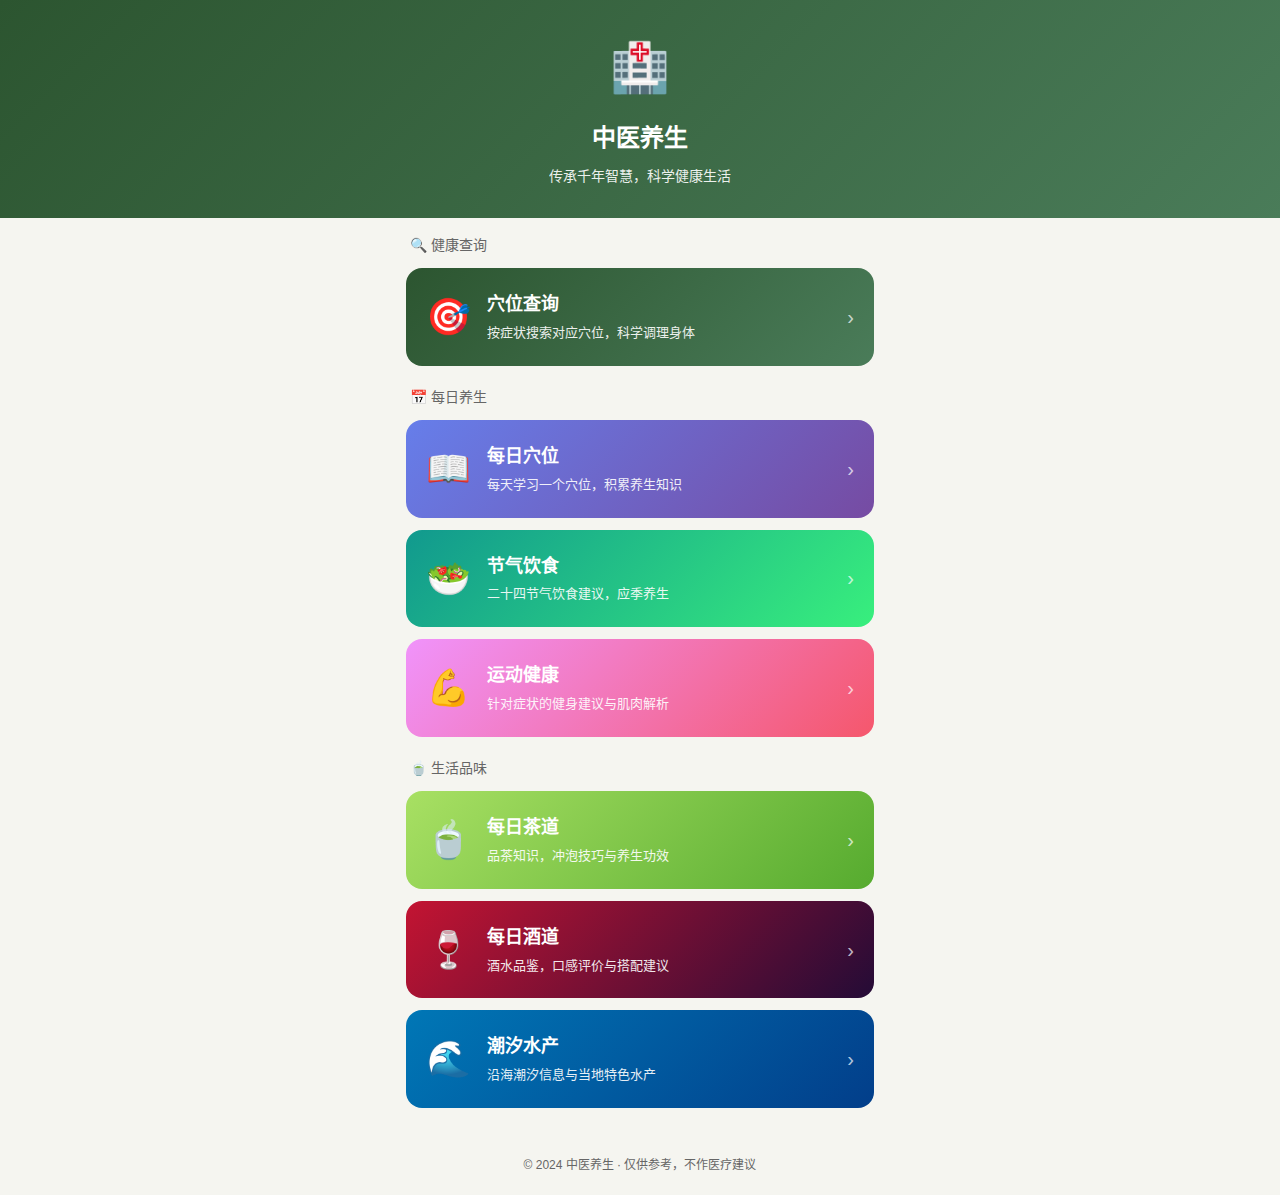
<file: index.html>
<!DOCTYPE html>
<html lang="zh-CN">
<head>
    <meta charset="UTF-8">
    <meta name="viewport" content="width=device-width, initial-scale=1.0, maximum-scale=1.0, user-scalable=no">
    <base href="./">
    <title>中医养生 - 健康生活指南</title>
    <link rel="stylesheet" href="https://cdnjs.cloudflare.com/ajax/libs/font-awesome/6.4.0/css/all.min.css">
    <link rel="stylesheet" href="css/common.css">
    <style>
        .hero {
            background: linear-gradient(135deg, var(--primary) 0%, var(--primary-light) 100%);
            color: white;
            padding: 30px 16px;
            text-align: center;
        }
        
        .hero-icon {
            font-size: 48px;
            margin-bottom: 12px;
        }
        
        .hero h1 {
            font-size: 24px;
            margin-bottom: 8px;
        }
        
        .hero p {
            font-size: 14px;
            opacity: 0.9;
        }
        
        .features {
            padding: 16px;
            max-width: 500px;
            margin: 0 auto;
        }
        
        .section-label {
            font-size: 14px;
            color: var(--text-light);
            margin: 20px 0 12px;
            padding-left: 4px;
        }
        
        .section-label:first-child {
            margin-top: 0;
        }
        
        .footer {
            text-align: center;
            padding: 20px;
            color: var(--text-light);
            font-size: 12px;
        }
    </style>
</head>
<body>
    <div class="hero">
        <div class="hero-icon">🏥</div>
        <h1>中医养生</h1>
        <p>传承千年智慧，科学健康生活</p>
    </div>
    
    <div class="features">
        <div class="section-label">🔍 健康查询</div>
        
        <a href="pages/acupoint.html" class="feature-card feature-search">
            <span class="feature-icon">🎯</span>
            <div class="feature-info">
                <div class="feature-title">穴位查询</div>
                <div class="feature-desc">按症状搜索对应穴位，科学调理身体</div>
            </div>
            <span class="feature-arrow">›</span>
        </a>
        
        <div class="section-label">📅 每日养生</div>
        
        <a href="pages/daily-acupoint.html" class="feature-card feature-acupoint">
            <span class="feature-icon">📖</span>
            <div class="feature-info">
                <div class="feature-title">每日穴位</div>
                <div class="feature-desc">每天学习一个穴位，积累养生知识</div>
            </div>
            <span class="feature-arrow">›</span>
        </a>
        
        <a href="pages/diet.html" class="feature-card feature-diet">
            <span class="feature-icon">🥗</span>
            <div class="feature-info">
                <div class="feature-title">节气饮食</div>
                <div class="feature-desc">二十四节气饮食建议，应季养生</div>
            </div>
            <span class="feature-arrow">›</span>
        </a>
        
        <a href="pages/fitness.html" class="feature-card feature-fitness">
            <span class="feature-icon">💪</span>
            <div class="feature-info">
                <div class="feature-title">运动健康</div>
                <div class="feature-desc">针对症状的健身建议与肌肉解析</div>
            </div>
            <span class="feature-arrow">›</span>
        </a>
        
        <div class="section-label">🍵 生活品味</div>
        
        <a href="pages/tea.html" class="feature-card feature-tea">
            <span class="feature-icon">🍵</span>
            <div class="feature-info">
                <div class="feature-title">每日茶道</div>
                <div class="feature-desc">品茶知识，冲泡技巧与养生功效</div>
            </div>
            <span class="feature-arrow">›</span>
        </a>
        
        <a href="pages/wine.html" class="feature-card feature-wine">
            <span class="feature-icon">🍷</span>
            <div class="feature-info">
                <div class="feature-title">每日酒道</div>
                <div class="feature-desc">酒水品鉴，口感评价与搭配建议</div>
            </div>
            <span class="feature-arrow">›</span>
        </a>
        
        <a href="pages/tide.html" class="feature-card feature-tide">
            <span class="feature-icon">🌊</span>
            <div class="feature-info">
                <div class="feature-title">潮汐水产</div>
                <div class="feature-desc">沿海潮汐信息与当地特色水产</div>
            </div>
            <span class="feature-arrow">›</span>
        </a>
    </div>
    
    <div class="footer">
        <p>© 2024 中医养生 · 仅供参考，不作医疗建议</p>
    </div>
</body>
</html>
</file>
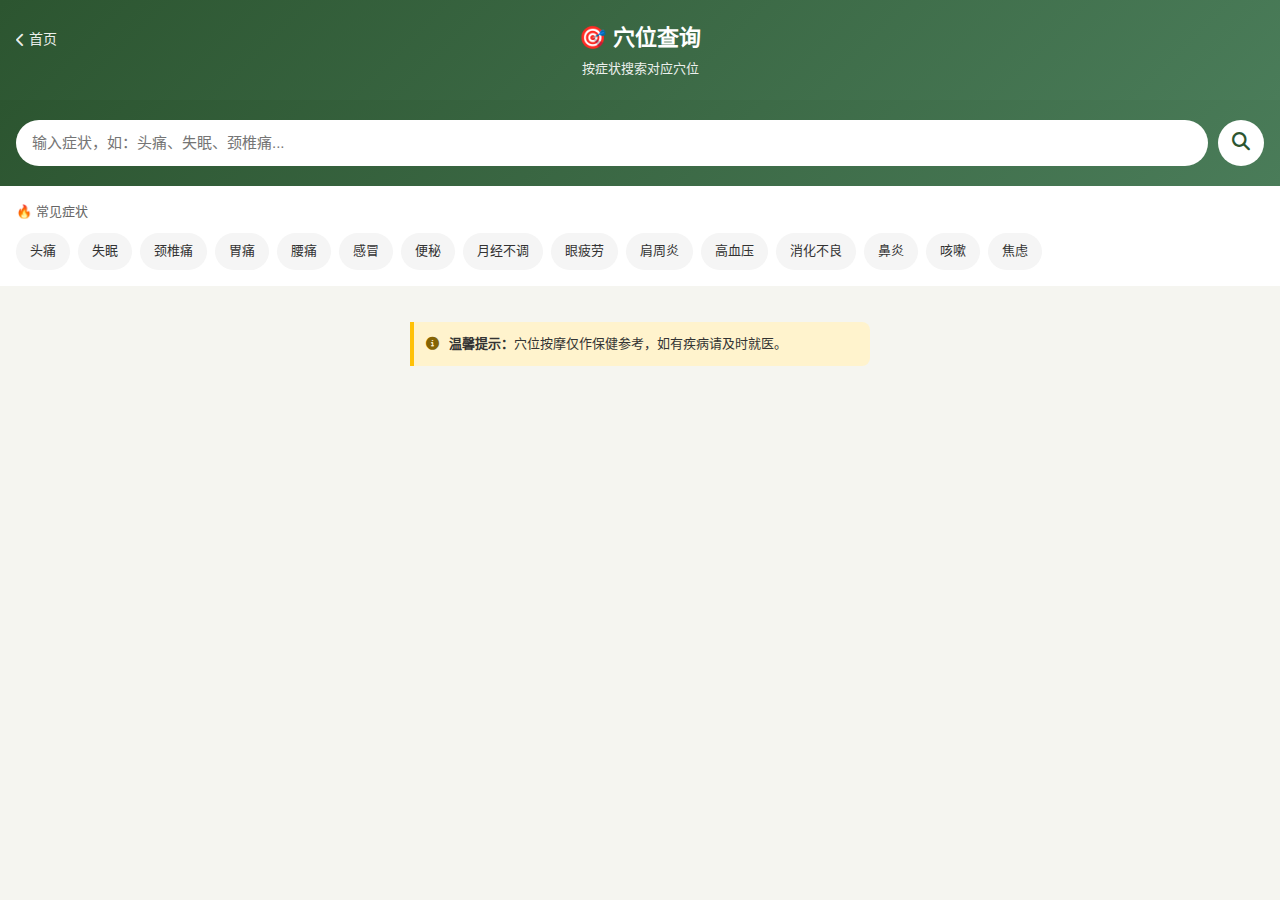
<file: pages/acupoint.html>
<!DOCTYPE html>
<html lang="zh-CN">
<head>
    <meta charset="UTF-8">
    <meta name="viewport" content="width=device-width, initial-scale=1.0, maximum-scale=1.0, user-scalable=no">
    <base href="../">
    <title>穴位查询 - 中医养生</title>
    <link rel="stylesheet" href="https://cdnjs.cloudflare.com/ajax/libs/font-awesome/6.4.0/css/all.min.css">
    <link rel="stylesheet" href="css/common.css">
    <style>
        .search-section {
            background: linear-gradient(135deg, var(--primary) 0%, var(--primary-light) 100%);
            padding: 20px 16px;
        }
        
        .search-box {
            display: flex;
            gap: 10px;
        }
        
        .search-box input {
            flex: 1;
            padding: 12px 16px;
            border: none;
            border-radius: 25px;
            font-size: 15px;
            outline: none;
        }
        
        .search-box button {
            width: 46px;
            height: 46px;
            border: none;
            border-radius: 50%;
            background: white;
            color: var(--primary);
            font-size: 18px;
            cursor: pointer;
        }
        
        .symptom-tags {
            padding: 16px;
            background: white;
        }
        
        .tags-title {
            font-size: 13px;
            color: var(--text-light);
            margin-bottom: 10px;
        }
        
        .tags-grid {
            display: flex;
            flex-wrap: wrap;
            gap: 8px;
        }
        
        .symptom-tag {
            padding: 8px 14px;
            background: #f5f5f5;
            border-radius: 20px;
            font-size: 13px;
            cursor: pointer;
            transition: all 0.2s;
        }
        
        .symptom-tag:hover {
            background: #e8f5e9;
            color: var(--primary);
        }
        
        .results {
            padding: 16px;
            display: none;
        }
        
        .results.show {
            display: block;
        }
        
        .result-header {
            display: flex;
            justify-content: space-between;
            align-items: center;
            margin-bottom: 16px;
        }
        
        .result-header h2 {
            font-size: 18px;
            color: var(--text);
        }
        
        .close-btn {
            padding: 8px 16px;
            background: #f5f5f5;
            border: none;
            border-radius: 20px;
            font-size: 13px;
            cursor: pointer;
        }
        
        .point-card {
            background: white;
            border-radius: 16px;
            padding: 16px;
            margin-bottom: 12px;
            box-shadow: 0 2px 8px rgba(0,0,0,0.08);
        }
        
        .point-header {
            display: flex;
            justify-content: space-between;
            align-items: center;
            margin-bottom: 12px;
        }
        
        .point-name {
            font-size: 18px;
            font-weight: 600;
            color: var(--primary);
        }
        
        .point-meridian {
            font-size: 12px;
            color: var(--text-light);
            background: #f5f5f5;
            padding: 4px 10px;
            border-radius: 10px;
        }
        
        .point-location {
            background: #e8f5e9;
            padding: 12px;
            border-radius: 10px;
            font-size: 13px;
            margin-bottom: 12px;
        }
        
        .point-effects {
            display: flex;
            flex-wrap: wrap;
            gap: 6px;
        }
        
        .effect-tag {
            background: #fff3e0;
            color: #e65100;
            padding: 4px 10px;
            border-radius: 12px;
            font-size: 12px;
        }
        
        .diet-section {
            margin-top: 16px;
            padding-top: 16px;
            border-top: 1px dashed #eee;
        }
        
        .diet-title {
            font-size: 14px;
            font-weight: 600;
            margin-bottom: 8px;
            color: var(--text);
        }
        
        .diet-items {
            display: flex;
            flex-wrap: wrap;
            gap: 8px;
        }
        
        .diet-item {
            background: #e3f2fd;
            color: #1565c0;
            padding: 6px 12px;
            border-radius: 15px;
            font-size: 12px;
        }
        
        .massage-tip {
            background: #fce4ec;
            padding: 12px;
            border-radius: 10px;
            font-size: 13px;
            margin-top: 12px;
            color: #c2185b;
        }
        
        .empty-state {
            text-align: center;
            padding: 40px 20px;
            color: var(--text-light);
        }
        
        .empty-state i {
            font-size: 48px;
            margin-bottom: 16px;
            opacity: 0.5;
        }
        
        .match-hint {
            background: #fff8e1;
            padding: 10px 14px;
            border-radius: 10px;
            font-size: 13px;
            margin-bottom: 16px;
            color: #f57c00;
        }
    </style>
</head>
<body>
    <div class="header">
        <div class="header-with-back">
            <a href="index.html" class="back-home"><i class="fas fa-chevron-left"></i> 首页</a>
            <h1>🎯 穴位查询</h1>
        </div>
        <p>按症状搜索对应穴位</p>
    </div>
    
    <div class="search-section">
        <div class="search-box">
            <input type="text" id="search-input" placeholder="输入症状，如：头痛、失眠、颈椎痛...">
            <button onclick="searchSymptom()"><i class="fas fa-search"></i></button>
        </div>
    </div>
    
    <div class="symptom-tags">
        <div class="tags-title">🔥 常见症状</div>
        <div class="tags-grid">
            <span class="symptom-tag" onclick="selectSymptom('头痛')">头痛</span>
            <span class="symptom-tag" onclick="selectSymptom('失眠')">失眠</span>
            <span class="symptom-tag" onclick="selectSymptom('颈椎痛')">颈椎痛</span>
            <span class="symptom-tag" onclick="selectSymptom('胃痛')">胃痛</span>
            <span class="symptom-tag" onclick="selectSymptom('腰痛')">腰痛</span>
            <span class="symptom-tag" onclick="selectSymptom('感冒')">感冒</span>
            <span class="symptom-tag" onclick="selectSymptom('便秘')">便秘</span>
            <span class="symptom-tag" onclick="selectSymptom('月经不调')">月经不调</span>
            <span class="symptom-tag" onclick="selectSymptom('眼疲劳')">眼疲劳</span>
            <span class="symptom-tag" onclick="selectSymptom('肩周炎')">肩周炎</span>
            <span class="symptom-tag" onclick="selectSymptom('高血压')">高血压</span>
            <span class="symptom-tag" onclick="selectSymptom('消化不良')">消化不良</span>
            <span class="symptom-tag" onclick="selectSymptom('鼻炎')">鼻炎</span>
            <span class="symptom-tag" onclick="selectSymptom('咳嗽')">咳嗽</span>
            <span class="symptom-tag" onclick="selectSymptom('焦虑')">焦虑</span>
        </div>
    </div>
    
    <div class="results" id="results"></div>
    
    <div class="container">
        <div class="notice">
            <i class="fas fa-info-circle"></i>
            <strong>温馨提示：</strong>穴位按摩仅作保健参考，如有疾病请及时就医。
        </div>
    </div>
    
    <script src="js/common.js"></script>
    <script src="js/acupoint-data.js"></script>
    <script>
        function searchSymptom() {
            const input = document.getElementById('search-input').value.trim();
            if (input) {
                selectSymptom(input);
            }
        }
        
        function selectSymptom(symptom) {
            document.getElementById('search-input').value = symptom;
            
            let data = acupointData[symptom];
            let matchedSymptom = symptom;
            let isExactMatch = true;
            
            // 精确匹配失败，尝试同义词
            if (!data) {
                const synonyms = symptomSynonyms[symptom];
                if (synonyms) {
                    for (const syn of synonyms) {
                        if (acupointData[syn]) {
                            data = acupointData[syn];
                            matchedSymptom = syn;
                            isExactMatch = false;
                            break;
                        }
                    }
                }
            }
            
            // 同义词失败，尝试模糊匹配
            if (!data) {
                for (const key in acupointData) {
                    if (key.includes(symptom) || symptom.includes(key)) {
                        data = acupointData[key];
                        matchedSymptom = key;
                        isExactMatch = false;
                        break;
                    }
                }
            }
            
            if (data) {
                renderResults(matchedSymptom, data, isExactMatch ? null : symptom);
            } else {
                showNoResults(symptom);
            }
        }
        
        function renderResults(symptom, data, originalQuery) {
            const resultsDiv = document.getElementById('results');
            
            // 获取穴位详细信息
            const pointsHtml = data.points.map(pointName => {
                const pointInfo = dailyAcupointList.find(p => p.name === pointName);
                if (pointInfo) {
                    return `
                        <div class="point-card">
                            <div class="point-header">
                                <span class="point-name">${pointInfo.name}</span>
                                <span class="point-meridian">${pointInfo.meridian}</span>
                            </div>
                            <div class="point-location">
                                <strong>📍 定位：</strong>${pointInfo.location}
                            </div>
                            <div class="point-effects">
                                ${pointInfo.effects.map(e => `<span class="effect-tag">${e}</span>`).join('')}
                            </div>
                        </div>
                    `;
                }
                return `<div class="point-card"><span class="point-name">${pointName}</span></div>`;
            }).join('');
            
            resultsDiv.innerHTML = `
                <div class="result-header">
                    <h2>🩺 ${symptom} - 推荐穴位</h2>
                    <button class="close-btn" onclick="hideResults()"><i class="fas fa-times"></i> 关闭</button>
                </div>
                
                ${originalQuery ? `<div class="match-hint">💡 根据"${originalQuery}"为您匹配到"${symptom}"相关穴位</div>` : ''}
                
                ${pointsHtml}
                
                <div class="card">
                    <div class="diet-title">🥗 饮食调理建议</div>
                    <div class="diet-items">
                        ${data.diet.map(d => `<span class="diet-item">${d}</span>`).join('')}
                    </div>
                    
                    <div class="massage-tip">
                        <strong>💆 按摩建议：</strong>${data.massage}
                    </div>
                </div>
            `;
            
            resultsDiv.classList.add('show');
            resultsDiv.scrollIntoView({ behavior: 'smooth' });
        }
        
        function showNoResults(symptom) {
            const resultsDiv = document.getElementById('results');
            const suggestions = Object.keys(acupointData).slice(0, 5);
            
            resultsDiv.innerHTML = `
                <div class="result-header">
                    <h2>搜索结果</h2>
                    <button class="close-btn" onclick="hideResults()"><i class="fas fa-times"></i> 关闭</button>
                </div>
                <div class="empty-state">
                    <i class="fas fa-search"></i>
                    <p>未找到"${symptom}"相关的穴位信息</p>
                    <p style="font-size: 13px; margin-top: 10px;">试试这些：${suggestions.map(s => `<span class="symptom-tag" onclick="selectSymptom('${s}')" style="margin: 4px;">${s}</span>`).join('')}</p>
                </div>
            `;
            
            resultsDiv.classList.add('show');
        }
        
        function hideResults() {
            document.getElementById('results').classList.remove('show');
        }
        
        // 回车搜索
        document.getElementById('search-input').addEventListener('keypress', function(e) {
            if (e.key === 'Enter') {
                searchSymptom();
            }
        });
    </script>
</body>
</html>
</file>
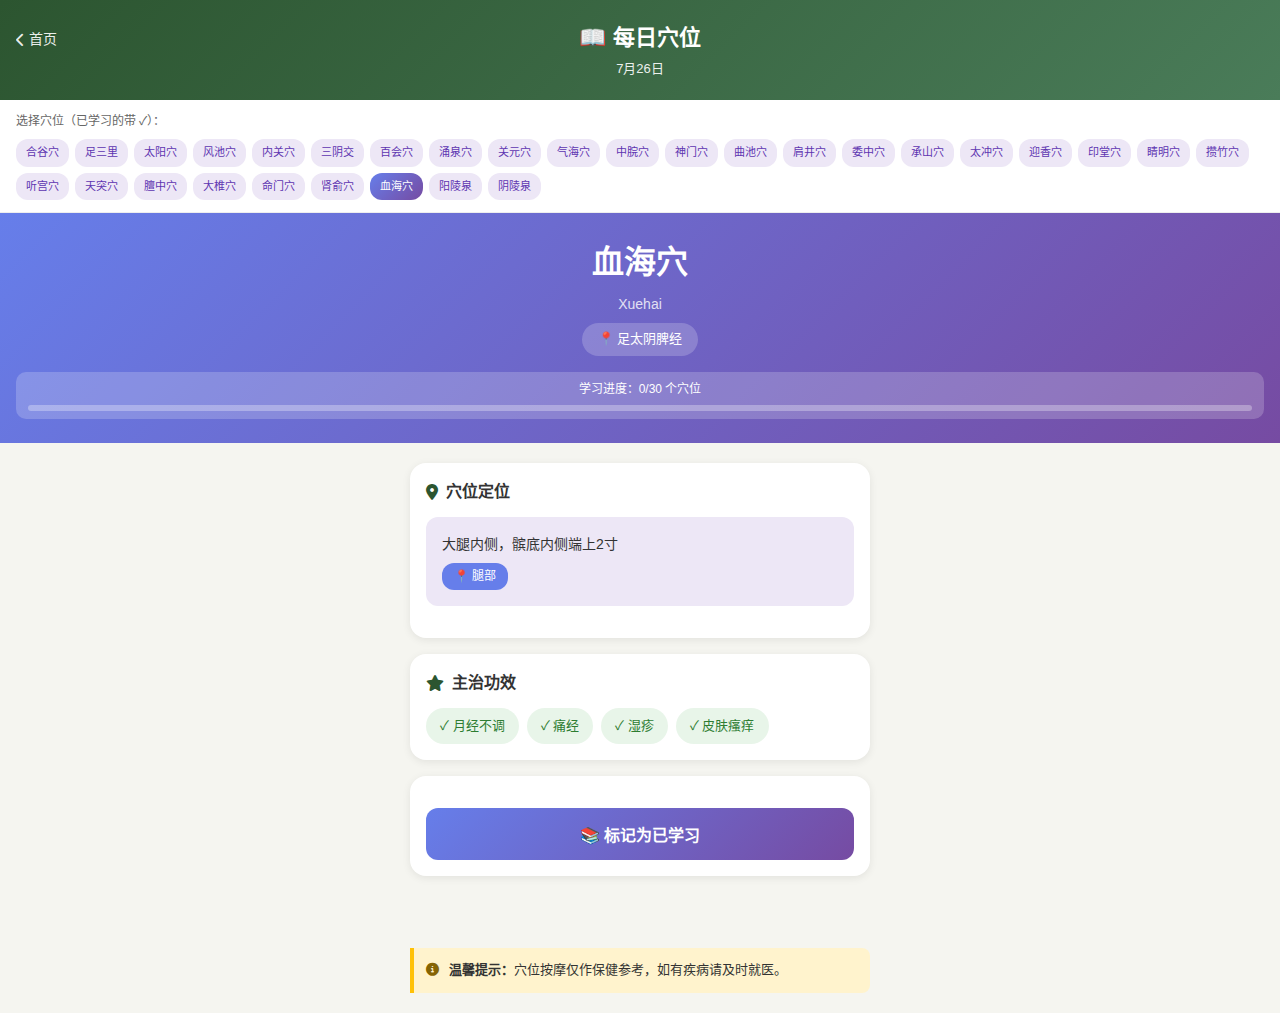
<file: pages/daily-acupoint.html>
<!DOCTYPE html>
<html lang="zh-CN">
<head>
    <meta charset="UTF-8">
    <meta name="viewport" content="width=device-width, initial-scale=1.0, maximum-scale=1.0, user-scalable=no">
    <base href="../">
    <title>每日穴位 - 中医养生</title>
    <link rel="stylesheet" href="https://cdnjs.cloudflare.com/ajax/libs/font-awesome/6.4.0/css/all.min.css">
    <link rel="stylesheet" href="css/common.css">
    <style>
        .acupoint-hero {
            background: linear-gradient(135deg, #667eea 0%, #764ba2 100%);
            color: white;
            padding: 24px 16px;
            text-align: center;
        }
        
        .acupoint-name {
            font-size: 32px;
            font-weight: 700;
            margin-bottom: 4px;
        }
        
        .acupoint-pinyin {
            font-size: 14px;
            opacity: 0.8;
            margin-bottom: 8px;
        }
        
        .acupoint-meridian {
            display: inline-block;
            background: rgba(255,255,255,0.2);
            padding: 6px 16px;
            border-radius: 20px;
            font-size: 13px;
        }
        
        .progress-bar {
            margin-top: 16px;
            background: rgba(255,255,255,0.2);
            border-radius: 10px;
            padding: 8px 12px;
        }
        
        .progress-text {
            font-size: 12px;
            margin-bottom: 6px;
        }
        
        .progress-track {
            height: 6px;
            background: rgba(255,255,255,0.3);
            border-radius: 3px;
            overflow: hidden;
        }
        
        .progress-fill {
            height: 100%;
            background: white;
            border-radius: 3px;
            transition: width 0.3s;
        }
        
        .acupoint-selector {
            padding: 12px 16px;
            background: white;
            border-bottom: 1px solid #eee;
        }
        
        .selector-label {
            font-size: 12px;
            color: var(--text-light);
            margin-bottom: 8px;
        }
        
        .acupoint-tags {
            display: flex;
            flex-wrap: wrap;
            gap: 6px;
            max-height: 80px;
            overflow-y: auto;
        }
        
        .acupoint-tag {
            padding: 5px 10px;
            background: #ede7f6;
            color: #5e35b1;
            border-radius: 12px;
            font-size: 11px;
            cursor: pointer;
            transition: all 0.2s;
        }
        
        .acupoint-tag:hover {
            background: #d1c4e9;
        }
        
        .acupoint-tag.active {
            background: linear-gradient(135deg, #667eea 0%, #764ba2 100%);
            color: white;
        }
        
        .acupoint-tag.learned {
            position: relative;
        }
        
        .acupoint-tag.learned::after {
            content: '✓';
            margin-left: 4px;
            font-size: 10px;
        }
        
        .location-box {
            background: #ede7f6;
            border-radius: 12px;
            padding: 16px;
            margin-bottom: 16px;
        }
        
        .location-title {
            font-weight: 600;
            color: #5e35b1;
            margin-bottom: 8px;
        }
        
        .location-text {
            font-size: 14px;
            line-height: 1.6;
        }
        
        .body-part-tag {
            display: inline-block;
            background: #667eea;
            color: white;
            padding: 4px 12px;
            border-radius: 12px;
            font-size: 12px;
            margin-top: 8px;
        }
        
        .effects-grid {
            display: flex;
            flex-wrap: wrap;
            gap: 8px;
        }
        
        .effect-tag {
            background: #e8f5e9;
            color: #2e7d32;
            padding: 8px 14px;
            border-radius: 20px;
            font-size: 13px;
        }
        
        .learn-btn {
            display: block;
            width: 100%;
            padding: 14px;
            background: linear-gradient(135deg, #667eea 0%, #764ba2 100%);
            color: white;
            border: none;
            border-radius: 12px;
            font-size: 16px;
            font-weight: 600;
            cursor: pointer;
            margin-top: 16px;
        }
        
        .learn-btn:disabled {
            background: #ccc;
            cursor: not-allowed;
        }
        
        .learn-btn.learned {
            background: #4caf50;
        }
    </style>
</head>
<body>
    <div class="header">
        <div class="header-with-back">
            <a href="index.html" class="back-home"><i class="fas fa-chevron-left"></i> 首页</a>
            <h1>📖 每日穴位</h1>
        </div>
        <p id="date-display"></p>
    </div>
    
    <div class="acupoint-selector">
        <div class="selector-label">选择穴位（已学习的带 ✓）：</div>
        <div class="acupoint-tags" id="acupoint-tags"></div>
    </div>
    
    <div id="acupoint-content"></div>
    
    <div class="container">
        <div class="notice">
            <i class="fas fa-info-circle"></i>
            <strong>温馨提示：</strong>穴位按摩仅作保健参考，如有疾病请及时就医。
        </div>
    </div>
    
    <script src="js/common.js"></script>
    <script src="js/acupoint-data.js"></script>
    <script>
        let currentAcupointIndex = 0;
        let learnedAcupoints = [];
        
        function init() {
            document.getElementById('date-display').textContent = getTodayString();
            
            // 加载已学习的穴位
            learnedAcupoints = storage.get('tcm_learned', []);
            
            // 今日穴位
            currentAcupointIndex = getDayOfYear() % dailyAcupointList.length;
            
            renderAcupointTags();
            renderAcupoint();
        }
        
        function renderAcupointTags() {
            const container = document.getElementById('acupoint-tags');
            container.innerHTML = dailyAcupointList.map((ap, i) => {
                const isLearned = learnedAcupoints.includes(ap.name);
                const isActive = i === currentAcupointIndex;
                return `<span class="acupoint-tag ${isActive ? 'active' : ''} ${isLearned ? 'learned' : ''}" onclick="switchAcupoint(${i})">${ap.name}</span>`;
            }).join('');
        }
        
        function switchAcupoint(index) {
            currentAcupointIndex = index;
            renderAcupointTags();
            renderAcupoint();
        }
        
        function markAsLearned() {
            const acupoint = dailyAcupointList[currentAcupointIndex];
            if (!learnedAcupoints.includes(acupoint.name)) {
                learnedAcupoints.push(acupoint.name);
                storage.set('tcm_learned', learnedAcupoints);
                renderAcupointTags();
                renderAcupoint();
            }
        }
        
        function renderAcupoint() {
            const acupoint = dailyAcupointList[currentAcupointIndex];
            const container = document.getElementById('acupoint-content');
            const isLearned = learnedAcupoints.includes(acupoint.name);
            const progress = Math.round((learnedAcupoints.length / dailyAcupointList.length) * 100);
            
            container.innerHTML = `
                <div class="acupoint-hero">
                    <div class="acupoint-name">${acupoint.name}</div>
                    <div class="acupoint-pinyin">${acupoint.pinyin}</div>
                    <div class="acupoint-meridian">📍 ${acupoint.meridian}</div>
                    
                    <div class="progress-bar">
                        <div class="progress-text">学习进度：${learnedAcupoints.length}/${dailyAcupointList.length} 个穴位</div>
                        <div class="progress-track">
                            <div class="progress-fill" style="width: ${progress}%"></div>
                        </div>
                    </div>
                </div>
                
                <div class="container">
                    <div class="card">
                        <div class="section-title"><i class="fas fa-map-marker-alt"></i> 穴位定位</div>
                        <div class="location-box">
                            <div class="location-text">${acupoint.location}</div>
                            <span class="body-part-tag">📍 ${acupoint.bodyPart}</span>
                        </div>
                    </div>
                    
                    <div class="card">
                        <div class="section-title"><i class="fas fa-star"></i> 主治功效</div>
                        <div class="effects-grid">
                            ${acupoint.effects.map(e => `<span class="effect-tag">✓ ${e}</span>`).join('')}
                        </div>
                    </div>
                    
                    <div class="card">
                        <button class="learn-btn ${isLearned ? 'learned' : ''}" onclick="markAsLearned()" ${isLearned ? 'disabled' : ''}>
                            ${isLearned ? '✓ 已学习' : '📚 标记为已学习'}
                        </button>
                    </div>
                </div>
            `;
        }
        
        onReady(init);
    </script>
</body>
</html>
</file>
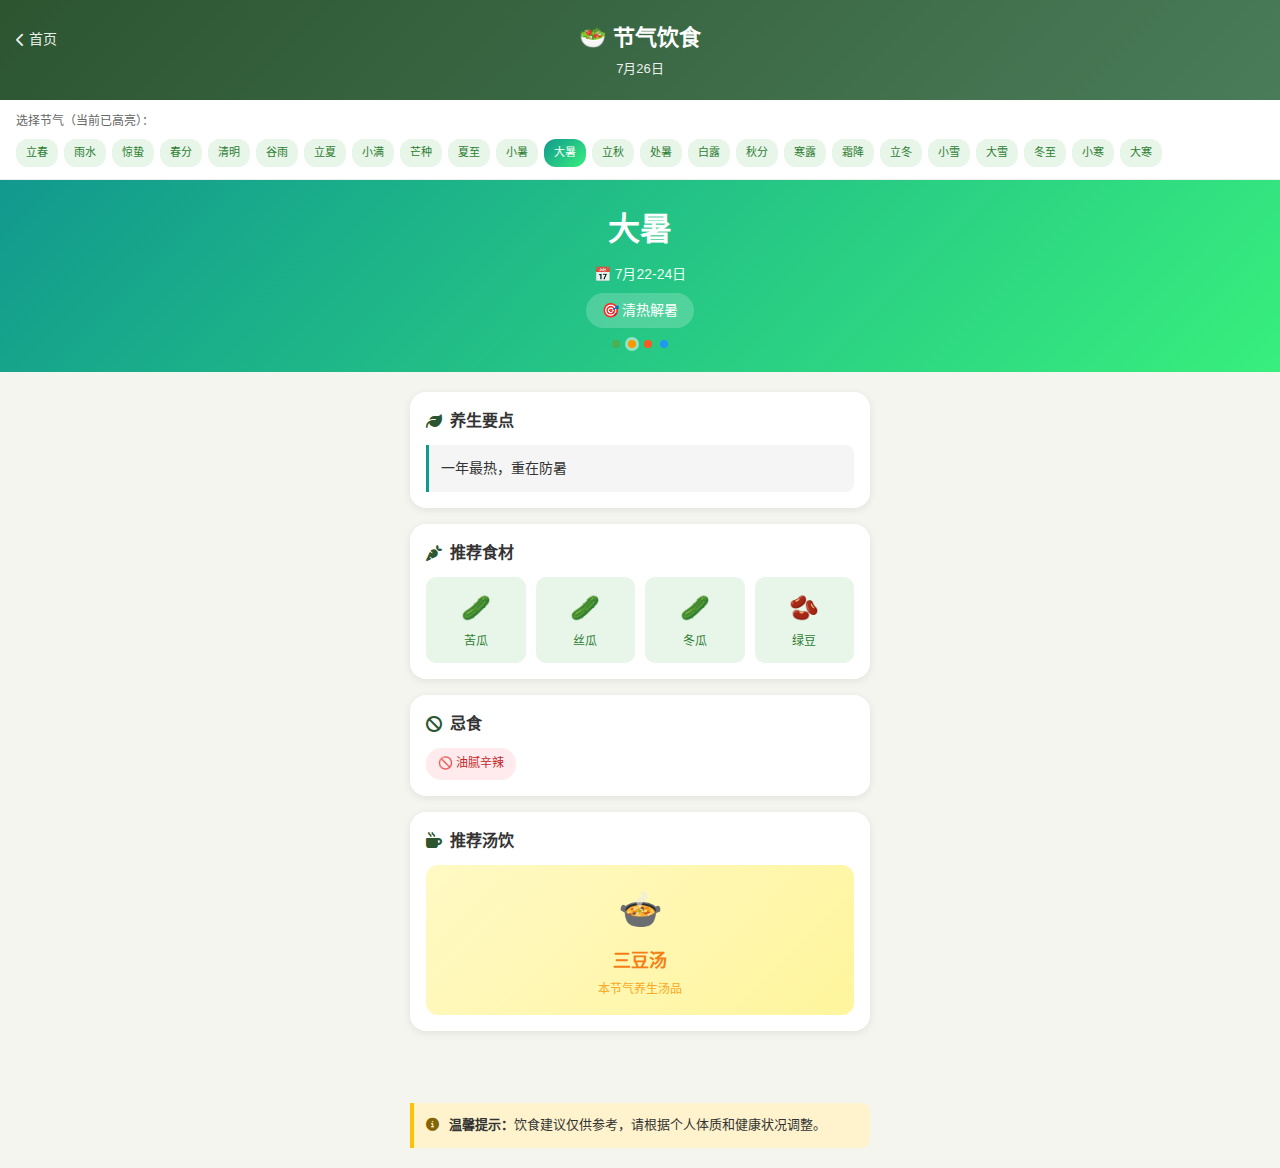
<file: pages/diet.html>
<!DOCTYPE html>
<html lang="zh-CN">
<head>
    <meta charset="UTF-8">
    <meta name="viewport" content="width=device-width, initial-scale=1.0, maximum-scale=1.0, user-scalable=no">
    <base href="../">
    <title>节气饮食 - 中医养生</title>
    <link rel="stylesheet" href="https://cdnjs.cloudflare.com/ajax/libs/font-awesome/6.4.0/css/all.min.css">
    <link rel="stylesheet" href="css/common.css">
    <style>
        .diet-hero {
            background: linear-gradient(135deg, #11998e 0%, #38ef7d 100%);
            color: white;
            padding: 24px 16px;
            text-align: center;
        }
        
        .diet-name {
            font-size: 32px;
            font-weight: 700;
            margin-bottom: 8px;
        }
        
        .diet-date {
            font-size: 14px;
            opacity: 0.9;
            margin-bottom: 8px;
        }
        
        .diet-principle {
            display: inline-block;
            background: rgba(255,255,255,0.2);
            padding: 6px 16px;
            border-radius: 20px;
            font-size: 14px;
        }
        
        .term-selector {
            padding: 12px 16px;
            background: white;
            border-bottom: 1px solid #eee;
        }
        
        .selector-label {
            font-size: 12px;
            color: var(--text-light);
            margin-bottom: 8px;
        }
        
        .term-tags {
            display: flex;
            flex-wrap: wrap;
            gap: 6px;
        }
        
        .term-tag {
            padding: 5px 10px;
            background: #e8f5e9;
            color: #2e7d32;
            border-radius: 12px;
            font-size: 11px;
            cursor: pointer;
            transition: all 0.2s;
        }
        
        .term-tag:hover {
            background: #c8e6c9;
        }
        
        .term-tag.active {
            background: linear-gradient(135deg, #11998e 0%, #38ef7d 100%);
            color: white;
        }
        
        .food-grid {
            display: grid;
            grid-template-columns: repeat(4, 1fr);
            gap: 10px;
        }
        
        .food-item {
            background: #e8f5e9;
            border-radius: 10px;
            padding: 12px 8px;
            text-align: center;
        }
        
        .food-icon {
            font-size: 24px;
            margin-bottom: 4px;
        }
        
        .food-name {
            font-size: 12px;
            color: #2e7d32;
        }
        
        .avoid-tags {
            display: flex;
            flex-wrap: wrap;
            gap: 8px;
        }
        
        .avoid-tag {
            background: #ffebee;
            color: #c62828;
            padding: 6px 12px;
            border-radius: 15px;
            font-size: 12px;
        }
        
        .soup-box {
            background: linear-gradient(135deg, #fff9c4 0%, #fff59d 100%);
            border-radius: 12px;
            padding: 16px;
            text-align: center;
        }
        
        .soup-icon {
            font-size: 36px;
            margin-bottom: 8px;
        }
        
        .soup-name {
            font-size: 18px;
            font-weight: 600;
            color: #f57f17;
        }
        
        .soup-label {
            font-size: 12px;
            color: #f9a825;
            margin-top: 4px;
        }
        
        .desc-box {
            background: #f5f5f5;
            border-left: 3px solid #11998e;
            padding: 12px;
            border-radius: 0 8px 8px 0;
            font-size: 14px;
            line-height: 1.6;
            color: var(--text);
        }
        
        .season-indicator {
            display: flex;
            justify-content: center;
            gap: 8px;
            margin-top: 12px;
        }
        
        .season-dot {
            width: 8px;
            height: 8px;
            border-radius: 50%;
            background: rgba(255,255,255,0.3);
        }
        
        .season-dot.spring { background: #4caf50; }
        .season-dot.summer { background: #ff9800; }
        .season-dot.autumn { background: #ff5722; }
        .season-dot.winter { background: #2196f3; }
        .season-dot.active { box-shadow: 0 0 0 3px rgba(255,255,255,0.5); }
    </style>
</head>
<body>
    <div class="header">
        <div class="header-with-back">
            <a href="index.html" class="back-home"><i class="fas fa-chevron-left"></i> 首页</a>
            <h1>🥗 节气饮食</h1>
        </div>
        <p id="date-display"></p>
    </div>
    
    <div class="term-selector">
        <div class="selector-label">选择节气（当前已高亮）：</div>
        <div class="term-tags" id="term-tags"></div>
    </div>
    
    <div id="diet-content"></div>
    
    <div class="container">
        <div class="notice">
            <i class="fas fa-info-circle"></i>
            <strong>温馨提示：</strong>饮食建议仅供参考，请根据个人体质和健康状况调整。
        </div>
    </div>
    
    <script src="js/common.js"></script>
    <script src="js/diet-data.js"></script>
    <script>
        let currentTermIndex = 0;
        
        const foodIcons = {
            '韭菜': '🥬', '豆芽': '🌱', '香椿': '🌿', '菠菜': '🥬',
            '山药': '🥔', '薏米': '🌾', '红枣': '🫘', '莲子': '🫘',
            '梨': '🍐', '荠菜': '🥬', '芹菜': '🥬', '菊花': '🌼',
            '春笋': '🎋', '豌豆': '🫛', '银耳': '🍄', '百合': '🌸',
            '冬瓜': '🥒', '赤小豆': '🫘', '鲫鱼': '🐟', '扁豆': '🫘',
            '苦瓜': '🥒', '绿豆': '🫘', '西瓜': '🍉', '黄瓜': '🥒',
            '西红柿': '🍅', '丝瓜': '🥒', '荷叶': '🍃', '薄荷': '🌿',
            '莲藕': '🥔', '芝麻': '🫘', '核桃': '🥜', '蜂蜜': '🍯',
            '糯米': '🍚', '乳品': '🥛', '柿子': '🍊', '栗子': '🌰',
            '萝卜': '🥕', '羊肉': '🍖', '牛肉': '🥩', '鸡肉': '🍗',
            '狗肉': '🍖', '鹿肉': '🍖', '饺子': '🥟', '汤圆': '🍡',
            '生姜': '🫚', '大枣': '🫘', '桂圆': '🫘', '葡萄': '🍇',
            '枸杞': '🫘', '当归': '🌿'
        };
        
        function init() {
            document.getElementById('date-display').textContent = getTodayString();
            
            // 找到当前节气
            const currentTerm = getCurrentSolarTerm();
            currentTermIndex = dietData.findIndex(d => d.name === currentTerm.name);
            if (currentTermIndex === -1) currentTermIndex = 0;
            
            renderTermTags();
            renderDiet();
        }
        
        function renderTermTags() {
            const container = document.getElementById('term-tags');
            container.innerHTML = dietData.map((term, i) => `
                <span class="term-tag ${i === currentTermIndex ? 'active' : ''}" onclick="switchTerm(${i})">${term.name}</span>
            `).join('');
        }
        
        function switchTerm(index) {
            currentTermIndex = index;
            renderTermTags();
            renderDiet();
        }
        
        function getSeason(index) {
            if (index >= 0 && index < 6) return 'spring';
            if (index >= 6 && index < 12) return 'summer';
            if (index >= 12 && index < 18) return 'autumn';
            return 'winter';
        }
        
        function renderDiet() {
            const diet = dietData[currentTermIndex];
            const container = document.getElementById('diet-content');
            const season = getSeason(currentTermIndex);
            
            container.innerHTML = `
                <div class="diet-hero">
                    <div class="diet-name">${diet.name}</div>
                    <div class="diet-date">📅 ${diet.date}</div>
                    <div class="diet-principle">🎯 ${diet.principle}</div>
                    <div class="season-indicator">
                        <span class="season-dot spring ${season === 'spring' ? 'active' : ''}" title="春"></span>
                        <span class="season-dot summer ${season === 'summer' ? 'active' : ''}" title="夏"></span>
                        <span class="season-dot autumn ${season === 'autumn' ? 'active' : ''}" title="秋"></span>
                        <span class="season-dot winter ${season === 'winter' ? 'active' : ''}" title="冬"></span>
                    </div>
                </div>
                
                <div class="container">
                    <div class="card">
                        <div class="section-title"><i class="fas fa-leaf"></i> 养生要点</div>
                        <div class="desc-box">${diet.desc}</div>
                    </div>
                    
                    <div class="card">
                        <div class="section-title"><i class="fas fa-carrot"></i> 推荐食材</div>
                        <div class="food-grid">
                            ${diet.foods.map(f => `
                                <div class="food-item">
                                    <div class="food-icon">${foodIcons[f] || '🥗'}</div>
                                    <div class="food-name">${f}</div>
                                </div>
                            `).join('')}
                        </div>
                    </div>
                    
                    <div class="card">
                        <div class="section-title"><i class="fas fa-ban"></i> 忌食</div>
                        <div class="avoid-tags">
                            ${diet.avoid.map(a => `<span class="avoid-tag">🚫 ${a}</span>`).join('')}
                        </div>
                    </div>
                    
                    <div class="card">
                        <div class="section-title"><i class="fas fa-mug-hot"></i> 推荐汤饮</div>
                        <div class="soup-box">
                            <div class="soup-icon">🍲</div>
                            <div class="soup-name">${diet.soup}</div>
                            <div class="soup-label">本节气养生汤品</div>
                        </div>
                    </div>
                </div>
            `;
        }
        
        onReady(init);
    </script>
</body>
</html>
</file>
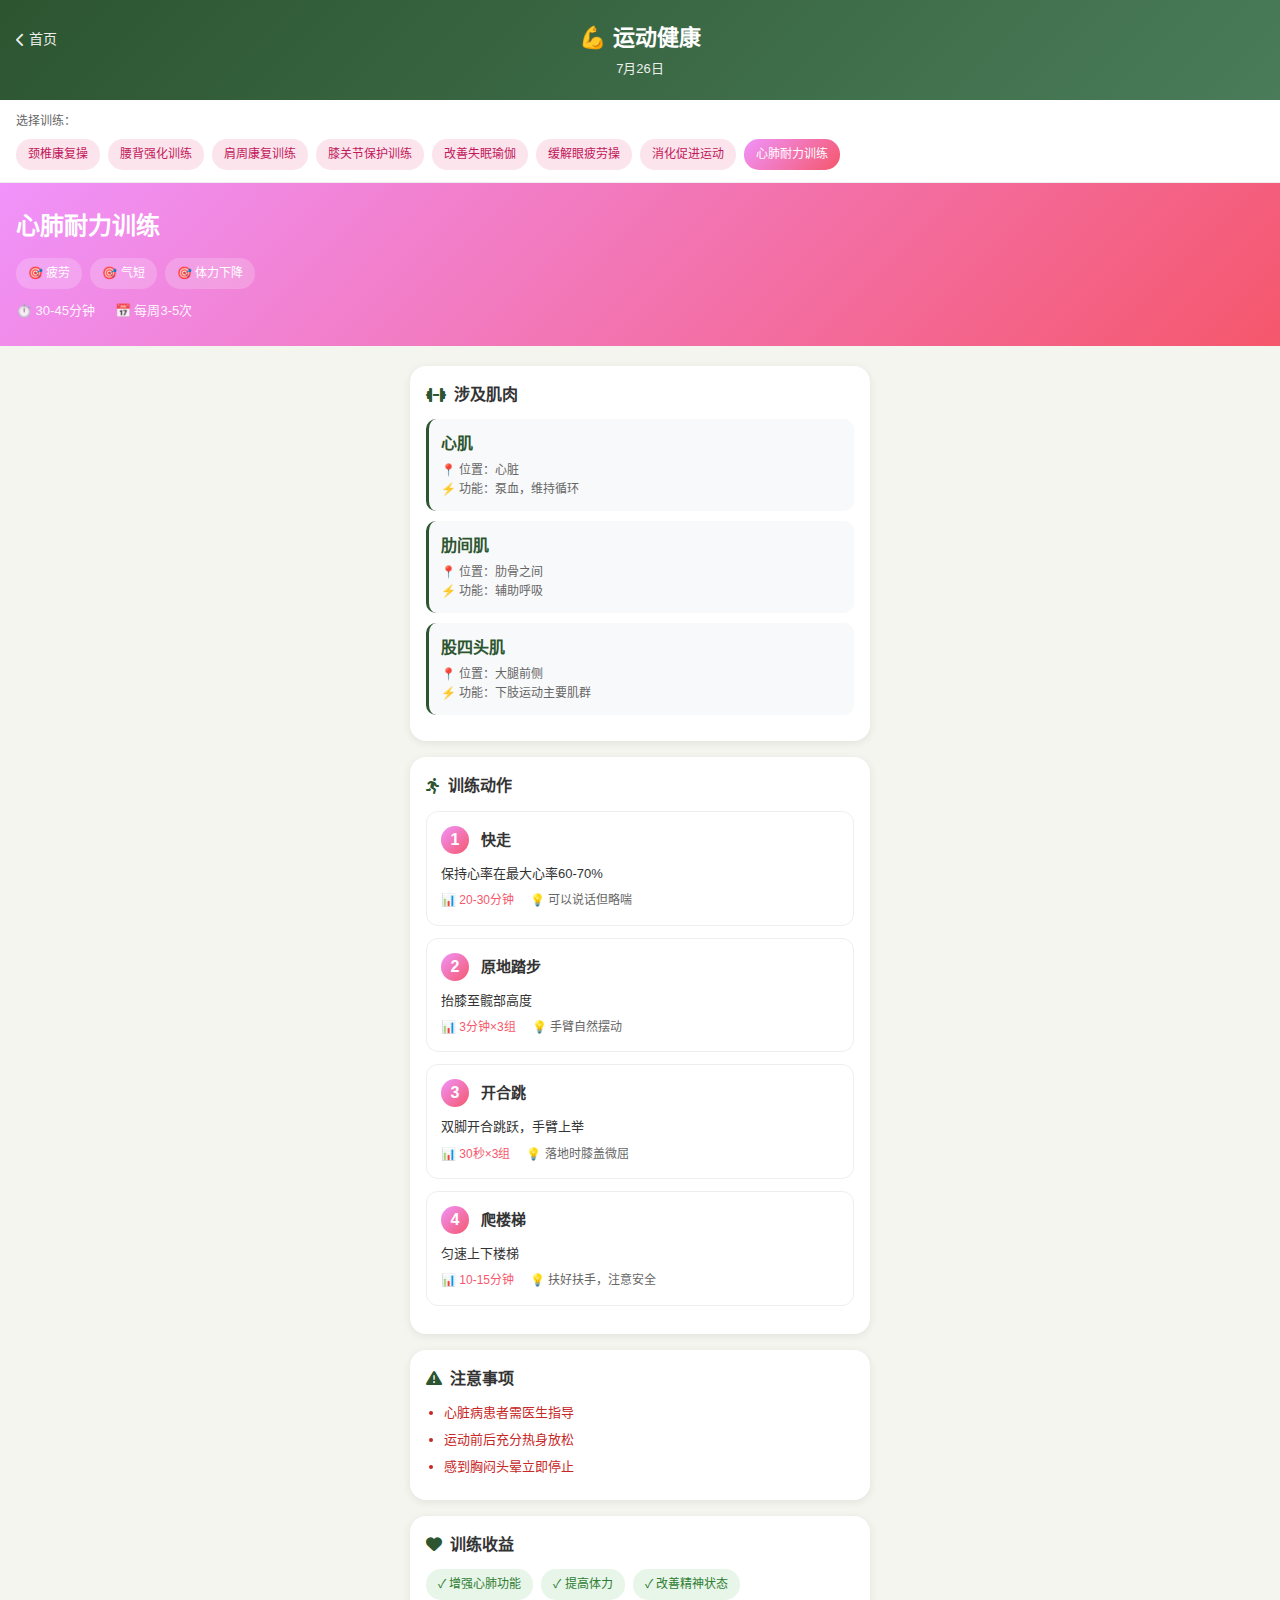
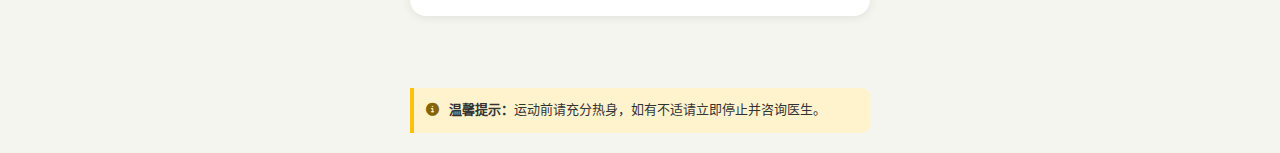
<file: pages/fitness.html>
<!DOCTYPE html>
<html lang="zh-CN">
<head>
    <meta charset="UTF-8">
    <meta name="viewport" content="width=device-width, initial-scale=1.0, maximum-scale=1.0, user-scalable=no">
    <base href="../">
    <title>运动健康 - 中医养生</title>
    <link rel="stylesheet" href="https://cdnjs.cloudflare.com/ajax/libs/font-awesome/6.4.0/css/all.min.css">
    <link rel="stylesheet" href="css/common.css">
    <style>
        .fitness-hero {
            background: linear-gradient(135deg, #f093fb 0%, #f5576c 100%);
            color: white;
            padding: 24px 16px;
        }
        
        .fitness-name {
            font-size: 24px;
            font-weight: 700;
            margin-bottom: 12px;
        }
        
        .target-symptoms {
            display: flex;
            flex-wrap: wrap;
            gap: 8px;
            margin-bottom: 12px;
        }
        
        .symptom-tag {
            background: rgba(255,255,255,0.2);
            padding: 6px 12px;
            border-radius: 15px;
            font-size: 12px;
        }
        
        .fitness-meta {
            display: flex;
            gap: 20px;
            font-size: 13px;
            opacity: 0.9;
        }
        
        .fitness-selector {
            padding: 12px 16px;
            background: white;
            border-bottom: 1px solid #eee;
        }
        
        .selector-label {
            font-size: 12px;
            color: var(--text-light);
            margin-bottom: 8px;
        }
        
        .fitness-tags {
            display: flex;
            flex-wrap: wrap;
            gap: 8px;
        }
        
        .fitness-tag {
            padding: 6px 12px;
            background: #fce4ec;
            color: #c2185b;
            border-radius: 15px;
            font-size: 12px;
            cursor: pointer;
            transition: all 0.2s;
        }
        
        .fitness-tag:hover {
            background: #f8bbd9;
        }
        
        .fitness-tag.active {
            background: linear-gradient(135deg, #f093fb 0%, #f5576c 100%);
            color: white;
        }
        
        .muscle-item {
            background: #f8f9fa;
            border-radius: 10px;
            padding: 12px;
            margin-bottom: 10px;
            border-left: 3px solid var(--primary);
        }
        
        .muscle-name {
            font-weight: 600;
            color: var(--primary);
            margin-bottom: 4px;
        }
        
        .muscle-info {
            font-size: 12px;
            color: var(--text-light);
        }
        
        .exercise-item {
            background: #fff;
            border: 1px solid #eee;
            border-radius: 12px;
            padding: 14px;
            margin-bottom: 12px;
        }
        
        .exercise-header {
            display: flex;
            align-items: center;
            gap: 12px;
            margin-bottom: 10px;
        }
        
        .exercise-num {
            width: 28px;
            height: 28px;
            background: linear-gradient(135deg, #f093fb 0%, #f5576c 100%);
            color: white;
            border-radius: 50%;
            display: flex;
            align-items: center;
            justify-content: center;
            font-weight: 600;
            flex-shrink: 0;
        }
        
        .exercise-name {
            font-weight: 600;
            font-size: 15px;
        }
        
        .exercise-detail {
            font-size: 13px;
            color: var(--text);
            margin-bottom: 8px;
            line-height: 1.5;
        }
        
        .exercise-meta {
            display: flex;
            gap: 16px;
            font-size: 12px;
        }
        
        .exercise-reps {
            color: #f5576c;
            font-weight: 500;
        }
        
        .exercise-tips {
            color: var(--text-light);
        }
        
        .precaution-list {
            margin: 0;
            padding-left: 18px;
            font-size: 13px;
            color: #c62828;
        }
        
        .precaution-list li {
            margin-bottom: 6px;
        }
        
        .benefits-grid {
            display: flex;
            flex-wrap: wrap;
            gap: 8px;
        }
        
        .benefit-tag {
            background: #e8f5e9;
            color: #2e7d32;
            padding: 6px 12px;
            border-radius: 15px;
            font-size: 12px;
        }
    </style>
</head>
<body>
    <div class="header">
        <div class="header-with-back">
            <a href="index.html" class="back-home"><i class="fas fa-chevron-left"></i> 首页</a>
            <h1>💪 运动健康</h1>
        </div>
        <p id="date-display"></p>
    </div>
    
    <div class="fitness-selector">
        <div class="selector-label">选择训练：</div>
        <div class="fitness-tags" id="fitness-tags"></div>
    </div>
    
    <div id="fitness-content"></div>
    
    <div class="container">
        <div class="notice">
            <i class="fas fa-info-circle"></i>
            <strong>温馨提示：</strong>运动前请充分热身，如有不适请立即停止并咨询医生。
        </div>
    </div>
    
    <script src="js/common.js"></script>
    <script src="js/fitness-data.js"></script>
    <script>
        let currentFitnessIndex = 0;
        
        function init() {
            document.getElementById('date-display').textContent = getTodayString();
            currentFitnessIndex = getDayOfYear() % fitnessData.length;
            renderFitnessTags();
            renderFitness();
        }
        
        function renderFitnessTags() {
            const container = document.getElementById('fitness-tags');
            container.innerHTML = fitnessData.map((f, i) => `
                <span class="fitness-tag ${i === currentFitnessIndex ? 'active' : ''}" onclick="switchFitness(${i})">${f.name}</span>
            `).join('');
        }
        
        function switchFitness(index) {
            currentFitnessIndex = index;
            renderFitnessTags();
            renderFitness();
        }
        
        function renderFitness() {
            const fitness = fitnessData[currentFitnessIndex];
            const container = document.getElementById('fitness-content');
            
            container.innerHTML = `
                <div class="fitness-hero">
                    <div class="fitness-name">${fitness.name}</div>
                    <div class="target-symptoms">
                        ${fitness.targetSymptoms.map(s => `<span class="symptom-tag">🎯 ${s}</span>`).join('')}
                    </div>
                    <div class="fitness-meta">
                        <span>⏱️ ${fitness.duration}</span>
                        <span>📅 ${fitness.frequency}</span>
                    </div>
                </div>
                
                <div class="container">
                    <div class="card">
                        <div class="section-title"><i class="fas fa-dumbbell"></i> 涉及肌肉</div>
                        ${fitness.muscles.map(m => `
                            <div class="muscle-item">
                                <div class="muscle-name">${m.name}</div>
                                <div class="muscle-info">
                                    <div>📍 位置：${m.location}</div>
                                    <div>⚡ 功能：${m.function}</div>
                                </div>
                            </div>
                        `).join('')}
                    </div>
                    
                    <div class="card">
                        <div class="section-title"><i class="fas fa-running"></i> 训练动作</div>
                        ${fitness.exercises.map((e, i) => `
                            <div class="exercise-item">
                                <div class="exercise-header">
                                    <span class="exercise-num">${i + 1}</span>
                                    <span class="exercise-name">${e.name}</span>
                                </div>
                                <div class="exercise-detail">${e.detail}</div>
                                <div class="exercise-meta">
                                    <span class="exercise-reps">📊 ${e.reps}</span>
                                    <span class="exercise-tips">💡 ${e.tips}</span>
                                </div>
                            </div>
                        `).join('')}
                    </div>
                    
                    <div class="card">
                        <div class="section-title"><i class="fas fa-exclamation-triangle"></i> 注意事项</div>
                        <ul class="precaution-list">
                            ${fitness.precautions.map(p => `<li>${p}</li>`).join('')}
                        </ul>
                    </div>
                    
                    <div class="card">
                        <div class="section-title"><i class="fas fa-heart"></i> 训练收益</div>
                        <div class="benefits-grid">
                            ${fitness.benefits.map(b => `<span class="benefit-tag">✓ ${b}</span>`).join('')}
                        </div>
                    </div>
                </div>
            `;
        }
        
        onReady(init);
    </script>
</body>
</html>
</file>
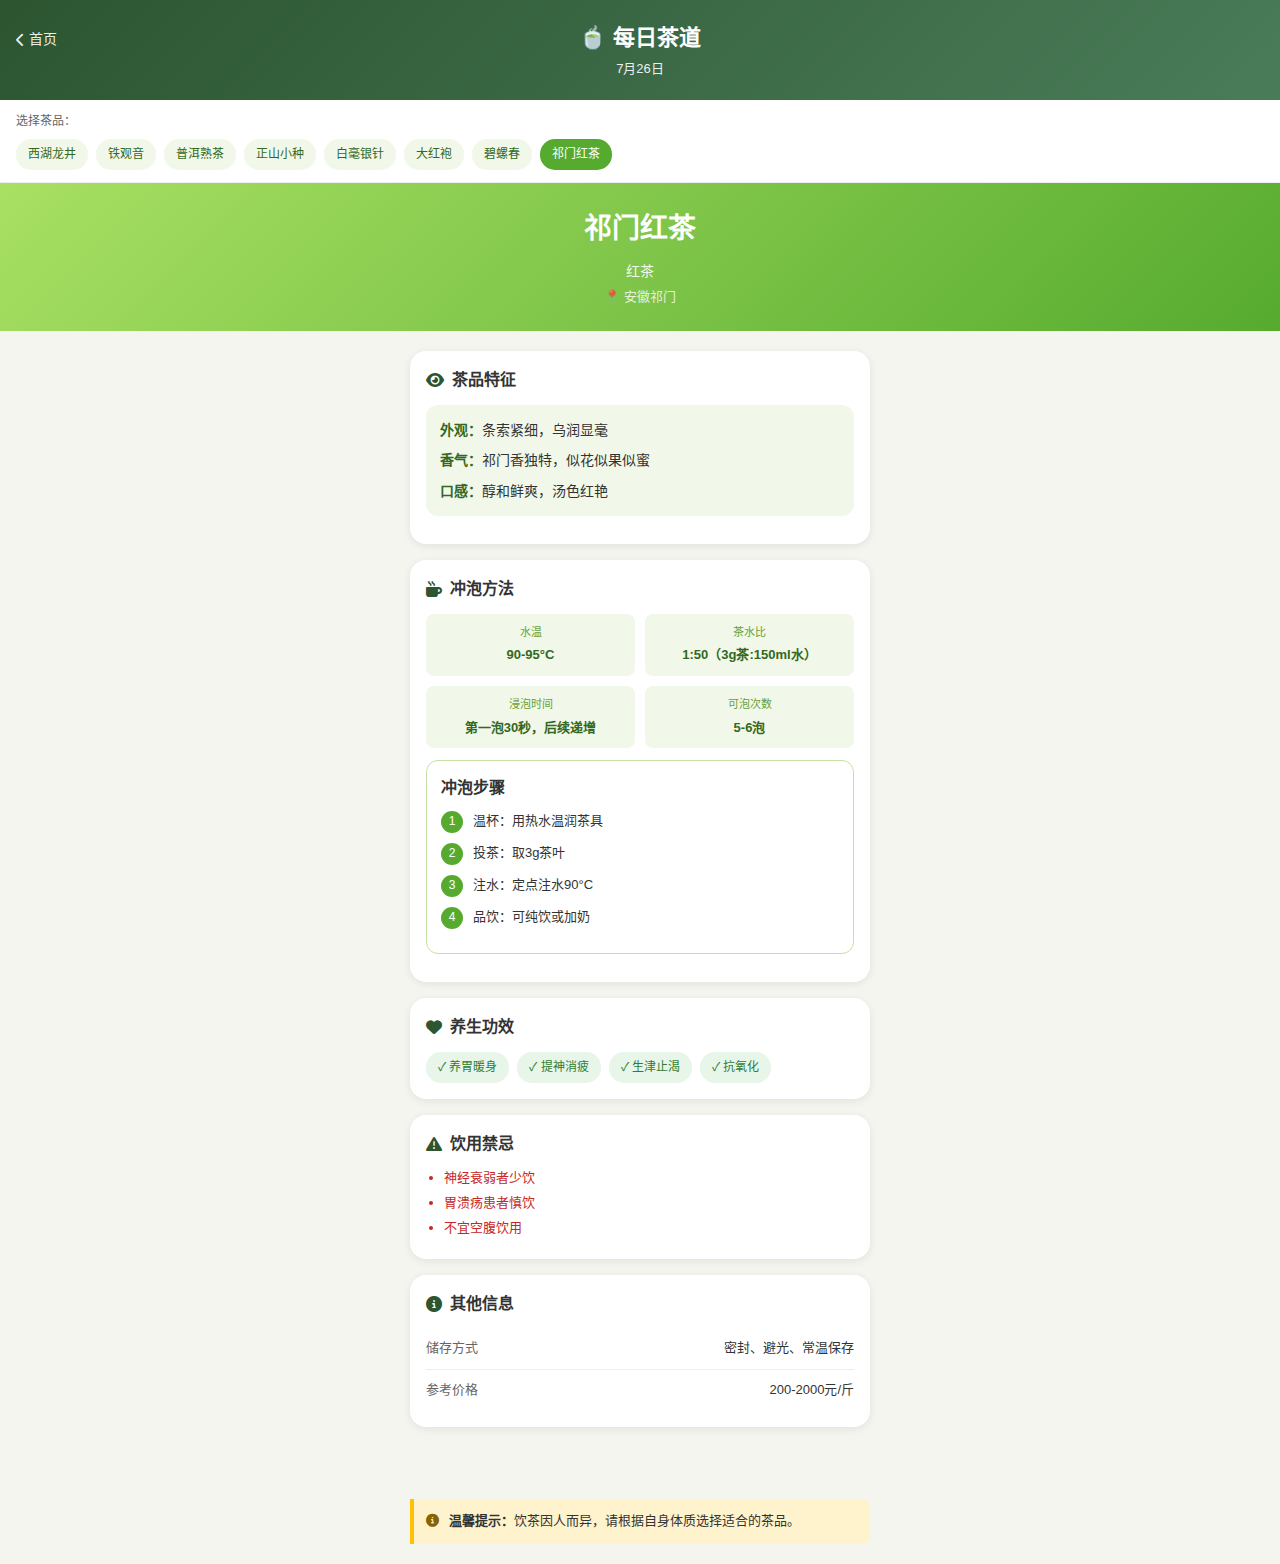
<file: pages/tea.html>
<!DOCTYPE html>
<html lang="zh-CN">
<head>
    <meta charset="UTF-8">
    <meta name="viewport" content="width=device-width, initial-scale=1.0, maximum-scale=1.0, user-scalable=no">
    <base href="../">
    <title>每日茶道 - 中医养生</title>
    <link rel="stylesheet" href="https://cdnjs.cloudflare.com/ajax/libs/font-awesome/6.4.0/css/all.min.css">
    <link rel="stylesheet" href="css/common.css">
    <style>
        .tea-hero {
            background: linear-gradient(135deg, #a8e063 0%, #56ab2f 100%);
            color: white;
            padding: 24px 16px;
            text-align: center;
        }
        
        .tea-name {
            font-size: 28px;
            font-weight: 700;
            margin-bottom: 8px;
        }
        
        .tea-type {
            font-size: 14px;
            opacity: 0.9;
            margin-bottom: 4px;
        }
        
        .tea-origin {
            font-size: 13px;
            opacity: 0.8;
        }
        
        .tea-section {
            margin-bottom: 16px;
        }
        
        .appearance-box {
            background: #f1f8e9;
            border-radius: 12px;
            padding: 14px;
            margin-bottom: 12px;
        }
        
        .appearance-item {
            margin-bottom: 8px;
            font-size: 14px;
        }
        
        .appearance-item:last-child {
            margin-bottom: 0;
        }
        
        .appearance-item .label {
            font-weight: 600;
            color: #33691e;
        }
        
        .brewing-card {
            background: #fff;
            border: 1px solid #c5e1a5;
            border-radius: 12px;
            padding: 14px;
            margin-bottom: 12px;
        }
        
        .brewing-grid {
            display: grid;
            grid-template-columns: 1fr 1fr;
            gap: 10px;
            margin-bottom: 12px;
        }
        
        .brewing-item {
            background: #f1f8e9;
            padding: 10px;
            border-radius: 8px;
            text-align: center;
        }
        
        .brewing-label {
            font-size: 11px;
            color: #689f38;
            margin-bottom: 4px;
        }
        
        .brewing-value {
            font-size: 13px;
            font-weight: 600;
            color: #33691e;
        }
        
        .steps-list {
            counter-reset: step;
        }
        
        .step-item {
            display: flex;
            align-items: flex-start;
            gap: 10px;
            margin-bottom: 10px;
            font-size: 13px;
        }
        
        .step-num {
            width: 22px;
            height: 22px;
            background: #56ab2f;
            color: white;
            border-radius: 50%;
            display: flex;
            align-items: center;
            justify-content: center;
            font-size: 12px;
            flex-shrink: 0;
        }
        
        .benefits-grid {
            display: flex;
            flex-wrap: wrap;
            gap: 8px;
        }
        
        .benefit-tag {
            background: #e8f5e9;
            color: #2e7d32;
            padding: 6px 12px;
            border-radius: 15px;
            font-size: 12px;
        }
        
        .taboo-list {
            margin: 0;
            padding-left: 18px;
            font-size: 13px;
            color: #c62828;
        }
        
        .taboo-list li {
            margin-bottom: 4px;
        }
        
        .info-row {
            display: flex;
            justify-content: space-between;
            padding: 10px 0;
            border-bottom: 1px solid #eee;
            font-size: 13px;
        }
        
        .info-row:last-child {
            border-bottom: none;
        }
        
        .info-row .label {
            color: var(--text-light);
        }
        
        .info-row .value {
            font-weight: 500;
        }
        
        .tea-selector {
            padding: 12px 16px;
            background: white;
            border-bottom: 1px solid #eee;
        }
        
        .selector-label {
            font-size: 12px;
            color: var(--text-light);
            margin-bottom: 8px;
        }
        
        .tea-tags {
            display: flex;
            flex-wrap: wrap;
            gap: 8px;
        }
        
        .tea-tag {
            padding: 6px 12px;
            background: #f1f8e9;
            color: #33691e;
            border-radius: 15px;
            font-size: 12px;
            cursor: pointer;
            transition: all 0.2s;
        }
        
        .tea-tag:hover {
            background: #c5e1a5;
        }
        
        .tea-tag.active {
            background: #56ab2f;
            color: white;
        }
    </style>
</head>
<body>
    <div class="header">
        <div class="header-with-back">
            <a href="index.html" class="back-home"><i class="fas fa-chevron-left"></i> 首页</a>
            <h1>🍵 每日茶道</h1>
        </div>
        <p id="date-display"></p>
    </div>
    
    <div class="tea-selector">
        <div class="selector-label">选择茶品：</div>
        <div class="tea-tags" id="tea-tags"></div>
    </div>
    
    <div id="tea-content"></div>
    
    <div class="container">
        <div class="notice">
            <i class="fas fa-info-circle"></i>
            <strong>温馨提示：</strong>饮茶因人而异，请根据自身体质选择适合的茶品。
        </div>
    </div>
    
    <script src="js/common.js"></script>
    <script src="js/tea-data.js"></script>
    <script>
        let currentTeaIndex = 0;
        
        function init() {
            document.getElementById('date-display').textContent = getTodayString();
            currentTeaIndex = getDayOfYear() % teaData.length;
            renderTeaTags();
            renderTea();
        }
        
        function renderTeaTags() {
            const container = document.getElementById('tea-tags');
            container.innerHTML = teaData.map((tea, i) => `
                <span class="tea-tag ${i === currentTeaIndex ? 'active' : ''}" onclick="switchTea(${i})">${tea.name}</span>
            `).join('');
        }
        
        function switchTea(index) {
            currentTeaIndex = index;
            renderTeaTags();
            renderTea();
        }
        
        function renderTea() {
            const tea = teaData[currentTeaIndex];
            const container = document.getElementById('tea-content');
            
            container.innerHTML = `
                <div class="tea-hero">
                    <div class="tea-name">${tea.name}</div>
                    <div class="tea-type">${tea.type}</div>
                    <div class="tea-origin">📍 ${tea.origin}</div>
                </div>
                
                <div class="container">
                    <div class="card">
                        <div class="section-title"><i class="fas fa-eye"></i> 茶品特征</div>
                        <div class="appearance-box">
                            <div class="appearance-item"><span class="label">外观：</span>${tea.appearance}</div>
                            <div class="appearance-item"><span class="label">香气：</span>${tea.aroma}</div>
                            <div class="appearance-item"><span class="label">口感：</span>${tea.taste}</div>
                        </div>
                    </div>
                    
                    <div class="card">
                        <div class="section-title"><i class="fas fa-mug-hot"></i> 冲泡方法</div>
                        <div class="brewing-grid">
                            <div class="brewing-item">
                                <div class="brewing-label">水温</div>
                                <div class="brewing-value">${tea.brewing.temperature}</div>
                            </div>
                            <div class="brewing-item">
                                <div class="brewing-label">茶水比</div>
                                <div class="brewing-value">${tea.brewing.ratio}</div>
                            </div>
                            <div class="brewing-item">
                                <div class="brewing-label">浸泡时间</div>
                                <div class="brewing-value">${tea.brewing.time}</div>
                            </div>
                            <div class="brewing-item">
                                <div class="brewing-label">可泡次数</div>
                                <div class="brewing-value">${tea.brewing.times}</div>
                            </div>
                        </div>
                        
                        <div class="brewing-card">
                            <div style="font-weight: 600; margin-bottom: 10px;">冲泡步骤</div>
                            <div class="steps-list">
                                ${tea.steps.map((step, i) => `
                                    <div class="step-item">
                                        <span class="step-num">${i + 1}</span>
                                        <span>${step}</span>
                                    </div>
                                `).join('')}
                            </div>
                        </div>
                    </div>
                    
                    <div class="card">
                        <div class="section-title"><i class="fas fa-heart"></i> 养生功效</div>
                        <div class="benefits-grid">
                            ${tea.benefits.map(b => `<span class="benefit-tag">✓ ${b}</span>`).join('')}
                        </div>
                    </div>
                    
                    <div class="card">
                        <div class="section-title"><i class="fas fa-exclamation-triangle"></i> 饮用禁忌</div>
                        <ul class="taboo-list">
                            ${tea.taboo.map(t => `<li>${t}</li>`).join('')}
                        </ul>
                    </div>
                    
                    <div class="card">
                        <div class="section-title"><i class="fas fa-info-circle"></i> 其他信息</div>
                        <div class="info-row">
                            <span class="label">储存方式</span>
                            <span class="value">${tea.storage}</span>
                        </div>
                        <div class="info-row">
                            <span class="label">参考价格</span>
                            <span class="value">${tea.price}</span>
                        </div>
                    </div>
                </div>
            `;
        }
        
        onReady(init);
    </script>
</body>
</html>
</file>
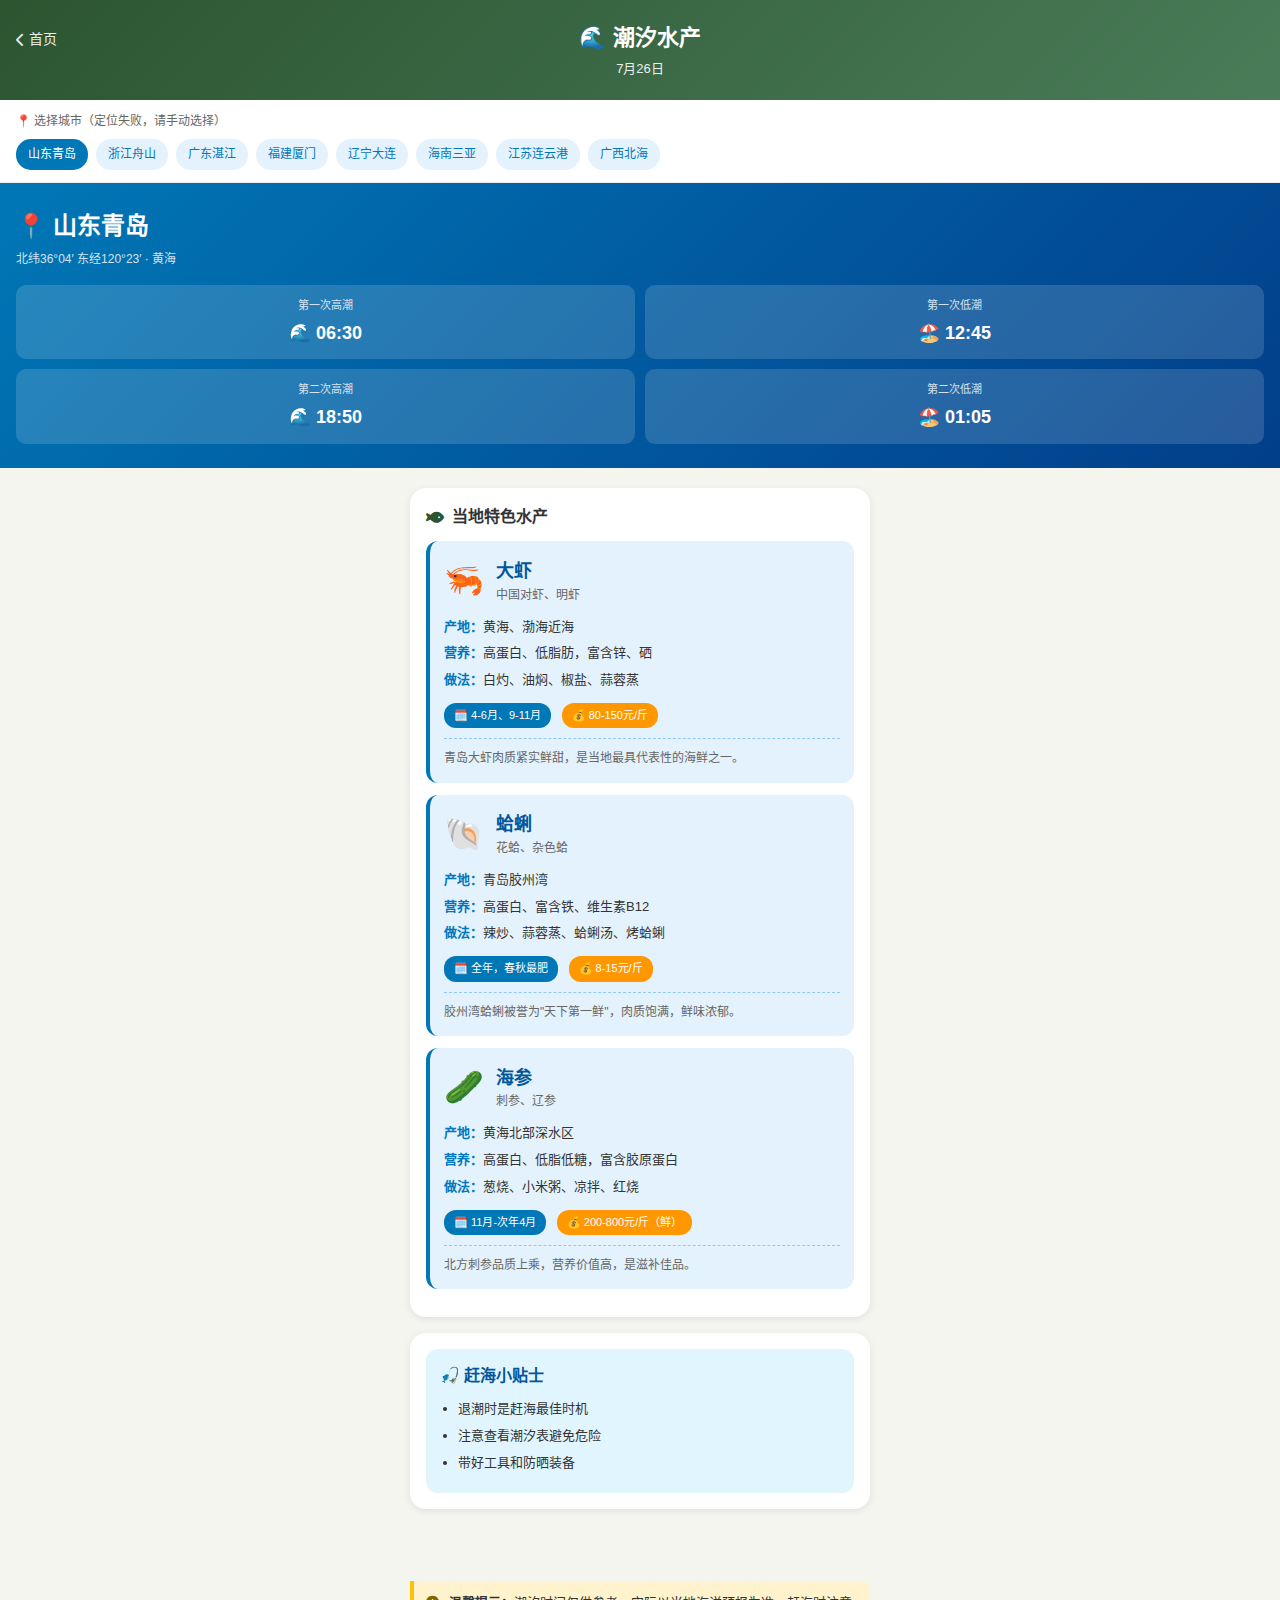
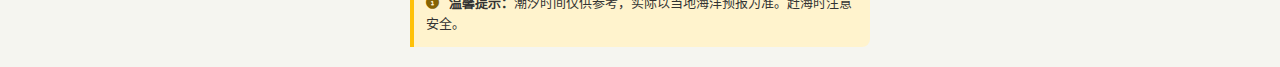
<file: pages/tide.html>
<!DOCTYPE html>
<html lang="zh-CN">
<head>
    <meta charset="UTF-8">
    <meta name="viewport" content="width=device-width, initial-scale=1.0, maximum-scale=1.0, user-scalable=no">
    <base href="../">
    <title>潮汐水产 - 中医养生</title>
    <link rel="stylesheet" href="https://cdnjs.cloudflare.com/ajax/libs/font-awesome/6.4.0/css/all.min.css">
    <link rel="stylesheet" href="css/common.css">
    <style>
        .tide-hero {
            background: linear-gradient(135deg, #0077b6 0%, #023e8a 100%);
            color: white;
            padding: 24px 16px;
        }
        
        .tide-location {
            font-size: 24px;
            font-weight: 700;
            margin-bottom: 4px;
        }
        
        .tide-coords {
            font-size: 12px;
            opacity: 0.8;
            margin-bottom: 16px;
        }
        
        .tide-times {
            display: grid;
            grid-template-columns: 1fr 1fr;
            gap: 10px;
        }
        
        .tide-time-item {
            background: rgba(255,255,255,0.15);
            border-radius: 10px;
            padding: 12px;
            text-align: center;
        }
        
        .tide-time-label {
            font-size: 11px;
            opacity: 0.8;
            margin-bottom: 4px;
        }
        
        .tide-time-value {
            font-size: 18px;
            font-weight: 600;
        }
        
        .city-selector {
            padding: 12px 16px;
            background: white;
            border-bottom: 1px solid #eee;
        }
        
        .selector-label {
            font-size: 12px;
            color: var(--text-light);
            margin-bottom: 8px;
        }
        
        .city-tags {
            display: flex;
            flex-wrap: wrap;
            gap: 8px;
        }
        
        .city-tag {
            padding: 6px 12px;
            background: #e3f2fd;
            color: #0277bd;
            border-radius: 15px;
            font-size: 12px;
            cursor: pointer;
            transition: all 0.2s;
        }
        
        .city-tag:hover {
            background: #bbdefb;
        }
        
        .city-tag.active {
            background: #0077b6;
            color: white;
        }
        
        .seafood-item {
            background: #e3f2fd;
            border-radius: 12px;
            padding: 14px;
            margin-bottom: 12px;
            border-left: 4px solid #0077b6;
        }
        
        .seafood-header {
            display: flex;
            align-items: center;
            margin-bottom: 10px;
        }
        
        .seafood-icon {
            font-size: 32px;
            margin-right: 12px;
        }
        
        .seafood-name {
            font-size: 18px;
            font-weight: 600;
            color: #01579b;
        }
        
        .seafood-alias {
            font-size: 12px;
            color: var(--text-light);
        }
        
        .seafood-info {
            font-size: 13px;
            margin-bottom: 10px;
        }
        
        .seafood-info-item {
            margin-bottom: 6px;
        }
        
        .seafood-info-item .label {
            font-weight: 600;
            color: #0277bd;
        }
        
        .seafood-tags {
            margin-bottom: 10px;
        }
        
        .seafood-season {
            display: inline-block;
            background: #0077b6;
            color: white;
            padding: 4px 10px;
            border-radius: 12px;
            font-size: 11px;
            margin-right: 6px;
        }
        
        .seafood-price {
            display: inline-block;
            background: #ff9800;
            color: white;
            padding: 4px 10px;
            border-radius: 12px;
            font-size: 11px;
        }
        
        .seafood-desc {
            font-size: 12px;
            color: var(--text-light);
            line-height: 1.6;
            padding-top: 10px;
            border-top: 1px dashed #90caf9;
        }
        
        .tips-box {
            background: #e1f5fe;
            border-radius: 12px;
            padding: 14px;
        }
        
        .tips-title {
            font-weight: 600;
            color: #01579b;
            margin-bottom: 10px;
        }
        
        .tips-list {
            margin: 0;
            padding-left: 18px;
            font-size: 13px;
        }
        
        .tips-list li {
            margin-bottom: 6px;
        }
        
        .location-status {
            font-size: 11px;
            opacity: 0.7;
            margin-top: 8px;
        }
    </style>
</head>
<body>
    <div class="header">
        <div class="header-with-back">
            <a href="index.html" class="back-home"><i class="fas fa-chevron-left"></i> 首页</a>
            <h1>🌊 潮汐水产</h1>
        </div>
        <p id="date-display"></p>
    </div>
    
    <div class="city-selector">
        <div class="selector-label">📍 选择城市（自动定位中...）</div>
        <div class="city-tags" id="city-tags"></div>
    </div>
    
    <div id="tide-content"></div>
    
    <div class="container">
        <div class="notice">
            <i class="fas fa-info-circle"></i>
            <strong>温馨提示：</strong>潮汐时间仅供参考，实际以当地海洋预报为准。赶海时注意安全。
        </div>
    </div>
    
    <script src="js/common.js"></script>
    <script src="js/tide-data.js"></script>
    <script>
        let currentCityIndex = 0;
        
        function init() {
            document.getElementById('date-display').textContent = getTodayString();
            renderCityTags();
            renderTide();
            
            // 尝试自动定位
            getUserLocation(
                (lat, lng) => {
                    currentCityIndex = findNearestCity(lat, lng);
                    renderCityTags();
                    renderTide();
                    document.querySelector('.selector-label').textContent = '📍 已定位到最近城市';
                },
                () => {
                    document.querySelector('.selector-label').textContent = '📍 选择城市（定位失败，请手动选择）';
                }
            );
        }
        
        function findNearestCity(userLat, userLng) {
            let minDistance = Infinity;
            let nearestIndex = 0;
            
            tideData.forEach((city, i) => {
                const distance = calculateDistance(userLat, userLng, city.lat, city.lng);
                if (distance < minDistance) {
                    minDistance = distance;
                    nearestIndex = i;
                }
            });
            
            return nearestIndex;
        }
        
        function renderCityTags() {
            const container = document.getElementById('city-tags');
            container.innerHTML = tideData.map((city, i) => `
                <span class="city-tag ${i === currentCityIndex ? 'active' : ''}" onclick="switchCity(${i})">${city.location.replace(/^.+?省|^.+?市/, '')}</span>
            `).join('');
        }
        
        function switchCity(index) {
            currentCityIndex = index;
            renderCityTags();
            renderTide();
        }
        
        function renderTide() {
            const tide = tideData[currentCityIndex];
            const container = document.getElementById('tide-content');
            
            const tideTimesHtml = tide.highTide2 !== '-' ? `
                <div class="tide-time-item">
                    <div class="tide-time-label">第一次高潮</div>
                    <div class="tide-time-value">🌊 ${tide.highTide1}</div>
                </div>
                <div class="tide-time-item">
                    <div class="tide-time-label">第一次低潮</div>
                    <div class="tide-time-value">🏖️ ${tide.lowTide1}</div>
                </div>
                <div class="tide-time-item">
                    <div class="tide-time-label">第二次高潮</div>
                    <div class="tide-time-value">🌊 ${tide.highTide2}</div>
                </div>
                <div class="tide-time-item">
                    <div class="tide-time-label">第二次低潮</div>
                    <div class="tide-time-value">🏖️ ${tide.lowTide2}</div>
                </div>
            ` : `
                <div class="tide-time-item">
                    <div class="tide-time-label">高潮时间</div>
                    <div class="tide-time-value">🌊 ${tide.highTide1}</div>
                </div>
                <div class="tide-time-item">
                    <div class="tide-time-label">低潮时间</div>
                    <div class="tide-time-value">🏖️ ${tide.lowTide1}</div>
                </div>
                <div class="tide-time-item" style="grid-column: span 2;">
                    <div class="tide-time-label">潮汐类型</div>
                    <div class="tide-time-value">${tide.tideType}</div>
                </div>
            `;
            
            container.innerHTML = `
                <div class="tide-hero">
                    <div class="tide-location">📍 ${tide.location}</div>
                    <div class="tide-coords">${tide.coords} · ${tide.region}</div>
                    <div class="tide-times">${tideTimesHtml}</div>
                </div>
                
                <div class="container">
                    <div class="card">
                        <div class="section-title"><i class="fas fa-fish"></i> 当地特色水产</div>
                        ${tide.seafood.map(s => `
                            <div class="seafood-item">
                                <div class="seafood-header">
                                    <span class="seafood-icon">${s.icon}</span>
                                    <div>
                                        <div class="seafood-name">${s.name}</div>
                                        <div class="seafood-alias">${s.alias}</div>
                                    </div>
                                </div>
                                <div class="seafood-info">
                                    <div class="seafood-info-item"><span class="label">产地：</span>${s.habitat}</div>
                                    <div class="seafood-info-item"><span class="label">营养：</span>${s.nutrition}</div>
                                    <div class="seafood-info-item"><span class="label">做法：</span>${s.cooking.join('、')}</div>
                                </div>
                                <div class="seafood-tags">
                                    <span class="seafood-season">🗓️ ${s.season}</span>
                                    <span class="seafood-price">💰 ${s.price}</span>
                                </div>
                                <div class="seafood-desc">${s.desc}</div>
                            </div>
                        `).join('')}
                    </div>
                    
                    <div class="card">
                        <div class="tips-box">
                            <div class="tips-title">🎣 赶海小贴士</div>
                            <ul class="tips-list">
                                ${tide.tips.map(t => `<li>${t}</li>`).join('')}
                            </ul>
                        </div>
                    </div>
                </div>
            `;
        }
        
        onReady(init);
    </script>
</body>
</html>
</file>
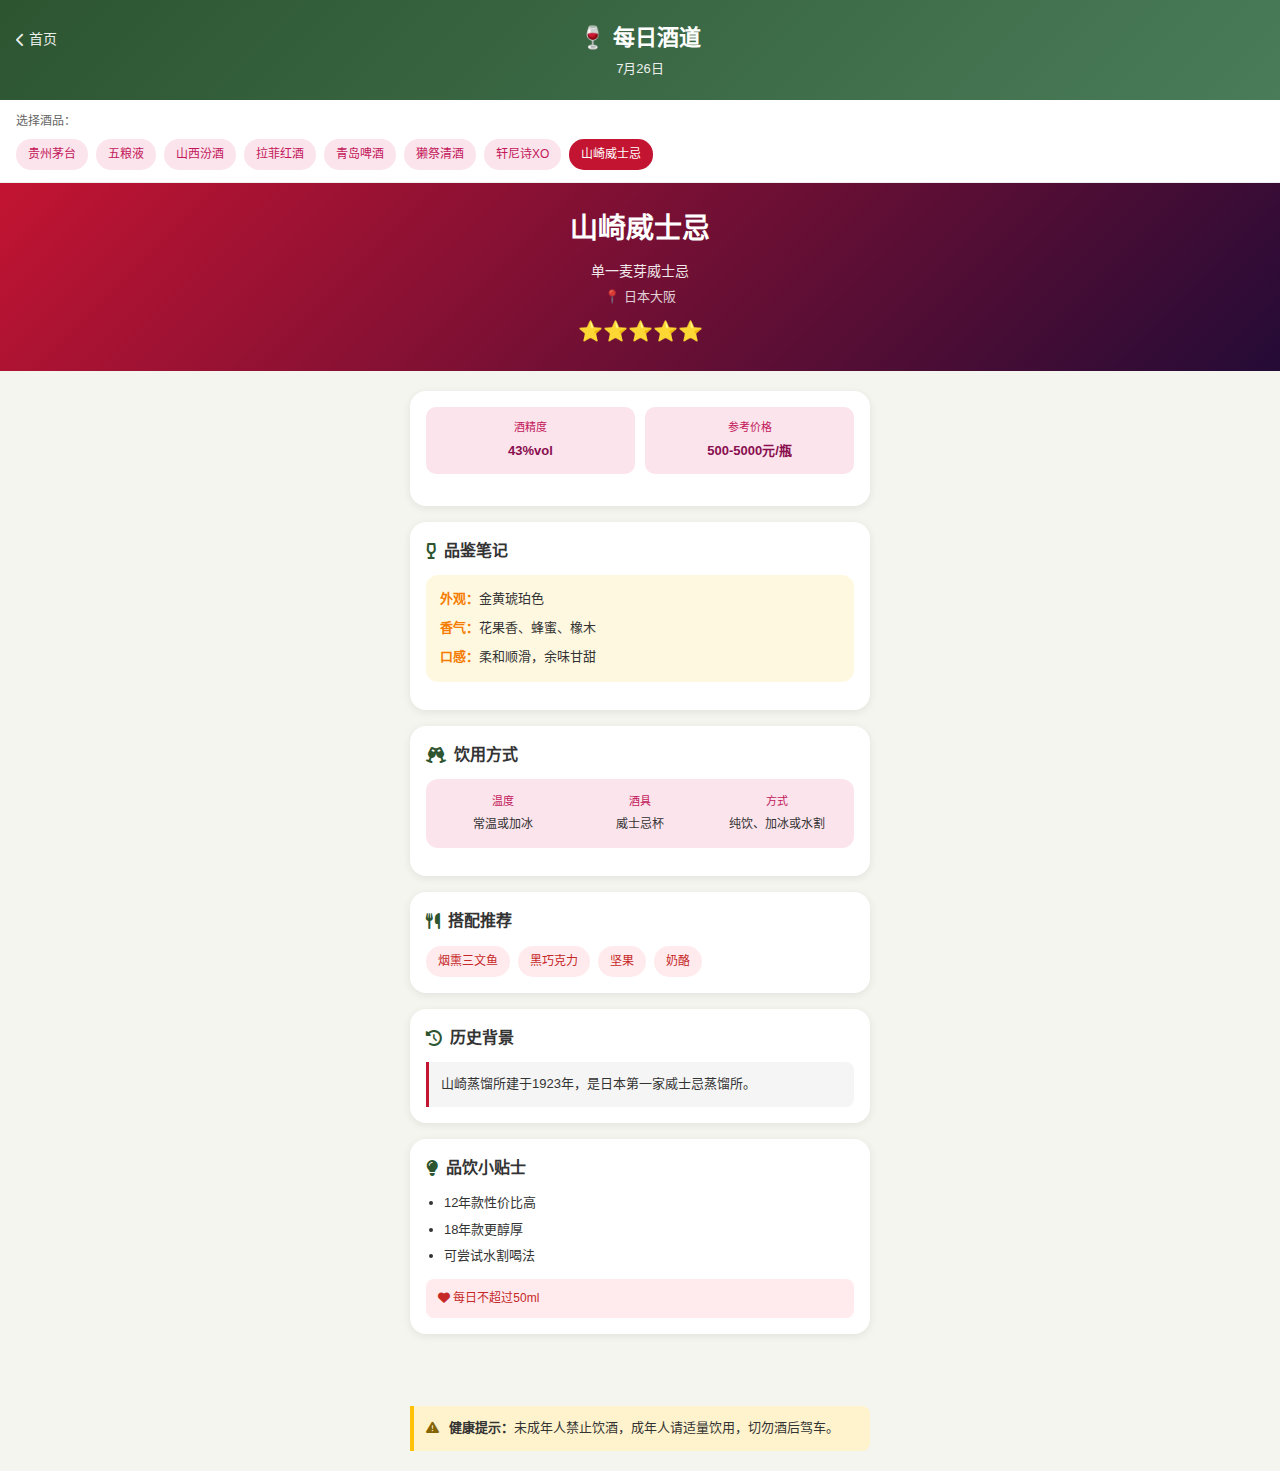
<file: pages/wine.html>
<!DOCTYPE html>
<html lang="zh-CN">
<head>
    <meta charset="UTF-8">
    <meta name="viewport" content="width=device-width, initial-scale=1.0, maximum-scale=1.0, user-scalable=no">
    <base href="../">
    <title>每日酒道 - 中医养生</title>
    <link rel="stylesheet" href="https://cdnjs.cloudflare.com/ajax/libs/font-awesome/6.4.0/css/all.min.css">
    <link rel="stylesheet" href="css/common.css">
    <style>
        .wine-hero {
            background: linear-gradient(135deg, #c31432 0%, #240b36 100%);
            color: white;
            padding: 24px 16px;
            text-align: center;
        }
        
        .wine-name {
            font-size: 28px;
            font-weight: 700;
            margin-bottom: 8px;
        }
        
        .wine-type {
            font-size: 14px;
            opacity: 0.9;
            margin-bottom: 4px;
        }
        
        .wine-origin {
            font-size: 13px;
            opacity: 0.8;
            margin-bottom: 8px;
        }
        
        .wine-rating {
            font-size: 20px;
        }
        
        .wine-selector {
            padding: 12px 16px;
            background: white;
            border-bottom: 1px solid #eee;
        }
        
        .selector-label {
            font-size: 12px;
            color: var(--text-light);
            margin-bottom: 8px;
        }
        
        .wine-tags {
            display: flex;
            flex-wrap: wrap;
            gap: 8px;
        }
        
        .wine-tag {
            padding: 6px 12px;
            background: #fce4ec;
            color: #c2185b;
            border-radius: 15px;
            font-size: 12px;
            cursor: pointer;
            transition: all 0.2s;
        }
        
        .wine-tag:hover {
            background: #f8bbd9;
        }
        
        .wine-tag.active {
            background: #c31432;
            color: white;
        }
        
        .specs-grid {
            display: grid;
            grid-template-columns: 1fr 1fr;
            gap: 10px;
            margin-bottom: 16px;
        }
        
        .spec-item {
            background: #fce4ec;
            padding: 12px;
            border-radius: 10px;
            text-align: center;
        }
        
        .spec-label {
            font-size: 11px;
            color: #c2185b;
            margin-bottom: 4px;
        }
        
        .spec-value {
            font-size: 13px;
            font-weight: 600;
            color: #880e4f;
        }
        
        .tasting-box {
            background: #fff8e1;
            border-radius: 12px;
            padding: 14px;
            margin-bottom: 12px;
        }
        
        .tasting-item {
            margin-bottom: 8px;
            font-size: 13px;
        }
        
        .tasting-item:last-child {
            margin-bottom: 0;
        }
        
        .tasting-item .label {
            font-weight: 600;
            color: #f57c00;
        }
        
        .drinking-box {
            background: #fce4ec;
            border-radius: 12px;
            padding: 14px;
            margin-bottom: 12px;
        }
        
        .drinking-grid {
            display: grid;
            grid-template-columns: repeat(3, 1fr);
            gap: 10px;
        }
        
        .drinking-item {
            text-align: center;
        }
        
        .drinking-label {
            font-size: 11px;
            color: #c2185b;
            margin-bottom: 4px;
        }
        
        .drinking-value {
            font-size: 12px;
            font-weight: 500;
        }
        
        .pairing-tags {
            display: flex;
            flex-wrap: wrap;
            gap: 8px;
        }
        
        .pairing-tag {
            background: #ffebee;
            color: #c62828;
            padding: 6px 12px;
            border-radius: 15px;
            font-size: 12px;
        }
        
        .history-box {
            background: #f5f5f5;
            border-left: 3px solid #c31432;
            padding: 12px;
            border-radius: 0 8px 8px 0;
            font-size: 13px;
            line-height: 1.6;
        }
        
        .tips-list {
            margin: 0;
            padding-left: 18px;
            font-size: 13px;
        }
        
        .tips-list li {
            margin-bottom: 6px;
        }
        
        .health-note {
            background: #ffebee;
            border-radius: 8px;
            padding: 10px 12px;
            font-size: 12px;
            color: #c62828;
            margin-top: 12px;
        }
        
        .info-row {
            display: flex;
            justify-content: space-between;
            padding: 10px 0;
            border-bottom: 1px solid #eee;
            font-size: 13px;
        }
        
        .info-row:last-child {
            border-bottom: none;
        }
        
        .info-row .label {
            color: var(--text-light);
        }
        
        .info-row .value {
            font-weight: 500;
            color: #c31432;
        }
    </style>
</head>
<body>
    <div class="header">
        <div class="header-with-back">
            <a href="index.html" class="back-home"><i class="fas fa-chevron-left"></i> 首页</a>
            <h1>🍷 每日酒道</h1>
        </div>
        <p id="date-display"></p>
    </div>
    
    <div class="wine-selector">
        <div class="selector-label">选择酒品：</div>
        <div class="wine-tags" id="wine-tags"></div>
    </div>
    
    <div id="wine-content"></div>
    
    <div class="container">
        <div class="notice">
            <i class="fas fa-exclamation-triangle"></i>
            <strong>健康提示：</strong>未成年人禁止饮酒，成年人请适量饮用，切勿酒后驾车。
        </div>
    </div>
    
    <script src="js/common.js"></script>
    <script src="js/wine-data.js"></script>
    <script>
        let currentWineIndex = 0;
        
        function init() {
            document.getElementById('date-display').textContent = getTodayString();
            currentWineIndex = getDayOfYear() % wineData.length;
            renderWineTags();
            renderWine();
        }
        
        function renderWineTags() {
            const container = document.getElementById('wine-tags');
            container.innerHTML = wineData.map((wine, i) => `
                <span class="wine-tag ${i === currentWineIndex ? 'active' : ''}" onclick="switchWine(${i})">${wine.name}</span>
            `).join('');
        }
        
        function switchWine(index) {
            currentWineIndex = index;
            renderWineTags();
            renderWine();
        }
        
        function renderWine() {
            const wine = wineData[currentWineIndex];
            const container = document.getElementById('wine-content');
            
            container.innerHTML = `
                <div class="wine-hero">
                    <div class="wine-name">${wine.name}</div>
                    <div class="wine-type">${wine.type}</div>
                    <div class="wine-origin">📍 ${wine.origin}</div>
                    <div class="wine-rating">${wine.rating}</div>
                </div>
                
                <div class="container">
                    <div class="card">
                        <div class="specs-grid">
                            <div class="spec-item">
                                <div class="spec-label">酒精度</div>
                                <div class="spec-value">${wine.alcohol}</div>
                            </div>
                            <div class="spec-item">
                                <div class="spec-label">参考价格</div>
                                <div class="spec-value">${wine.price.split('（')[0]}</div>
                            </div>
                        </div>
                    </div>
                    
                    <div class="card">
                        <div class="section-title"><i class="fas fa-wine-glass-alt"></i> 品鉴笔记</div>
                        <div class="tasting-box">
                            <div class="tasting-item"><span class="label">外观：</span>${wine.appearance}</div>
                            <div class="tasting-item"><span class="label">香气：</span>${wine.aroma}</div>
                            <div class="tasting-item"><span class="label">口感：</span>${wine.taste}</div>
                        </div>
                    </div>
                    
                    <div class="card">
                        <div class="section-title"><i class="fas fa-glass-cheers"></i> 饮用方式</div>
                        <div class="drinking-box">
                            <div class="drinking-grid">
                                <div class="drinking-item">
                                    <div class="drinking-label">温度</div>
                                    <div class="drinking-value">${wine.drinking.temperature}</div>
                                </div>
                                <div class="drinking-item">
                                    <div class="drinking-label">酒具</div>
                                    <div class="drinking-value">${wine.drinking.vessel}</div>
                                </div>
                                <div class="drinking-item">
                                    <div class="drinking-label">方式</div>
                                    <div class="drinking-value">${wine.drinking.method}</div>
                                </div>
                            </div>
                        </div>
                    </div>
                    
                    <div class="card">
                        <div class="section-title"><i class="fas fa-utensils"></i> 搭配推荐</div>
                        <div class="pairing-tags">
                            ${wine.pairing.map(p => `<span class="pairing-tag">${p}</span>`).join('')}
                        </div>
                    </div>
                    
                    <div class="card">
                        <div class="section-title"><i class="fas fa-history"></i> 历史背景</div>
                        <div class="history-box">${wine.history}</div>
                    </div>
                    
                    <div class="card">
                        <div class="section-title"><i class="fas fa-lightbulb"></i> 品饮小贴士</div>
                        <ul class="tips-list">
                            ${wine.tips.map(t => `<li>${t}</li>`).join('')}
                        </ul>
                        <div class="health-note">
                            <i class="fas fa-heart"></i> ${wine.healthNote}
                        </div>
                    </div>
                </div>
            `;
        }
        
        onReady(init);
    </script>
</body>
</html>
</file>
<file: css/common.css>
/* 公共样式 - TCM养生应用 */
:root {
    --primary: #2c5530;
    --primary-light: #4a7c59;
    --secondary: #8b4513;
    --accent: #d4a574;
    --bg: #f5f5f0;
    --card-bg: #ffffff;
    --text: #333333;
    --text-light: #666666;
    --border: #e0e0e0;
}

* {
    margin: 0;
    padding: 0;
    box-sizing: border-box;
}

body {
    font-family: -apple-system, BlinkMacSystemFont, 'Segoe UI', Roboto, 'Helvetica Neue', Arial, sans-serif;
    background: var(--bg);
    color: var(--text);
    line-height: 1.6;
    min-height: 100vh;
}

/* 头部样式 */
.header {
    background: linear-gradient(135deg, var(--primary) 0%, var(--primary-light) 100%);
    color: white;
    padding: 20px 16px;
    text-align: center;
}

.header h1 {
    font-size: 22px;
    margin-bottom: 4px;
}

.header p {
    font-size: 13px;
    opacity: 0.9;
}

.header-with-back {
    display: flex;
    align-items: center;
    justify-content: center;
    position: relative;
}

.back-home {
    position: absolute;
    left: 0;
    color: white;
    text-decoration: none;
    font-size: 14px;
    display: flex;
    align-items: center;
    gap: 4px;
    opacity: 0.9;
}

.back-home:hover {
    opacity: 1;
}

/* 容器 */
.container {
    max-width: 500px;
    margin: 0 auto;
    padding: 16px;
}

/* 卡片样式 */
.card {
    background: var(--card-bg);
    border-radius: 16px;
    padding: 16px;
    margin-bottom: 16px;
    box-shadow: 0 2px 8px rgba(0,0,0,0.08);
}

/* 功能卡片（首页导航用） */
.feature-card {
    display: flex;
    align-items: center;
    gap: 16px;
    padding: 20px;
    border-radius: 16px;
    color: white;
    text-decoration: none;
    margin-bottom: 12px;
    transition: transform 0.2s, box-shadow 0.2s;
}

.feature-card:active {
    transform: scale(0.98);
}

.feature-icon {
    font-size: 36px;
    flex-shrink: 0;
}

.feature-info {
    flex: 1;
}

.feature-title {
    font-size: 18px;
    font-weight: 600;
    margin-bottom: 4px;
}

.feature-desc {
    font-size: 13px;
    opacity: 0.9;
}

.feature-arrow {
    font-size: 20px;
    opacity: 0.7;
}

/* 各功能卡片颜色 */
.feature-acupoint {
    background: linear-gradient(135deg, #667eea 0%, #764ba2 100%);
}

.feature-diet {
    background: linear-gradient(135deg, #11998e 0%, #38ef7d 100%);
}

.feature-fitness {
    background: linear-gradient(135deg, #f093fb 0%, #f5576c 100%);
}

.feature-tea {
    background: linear-gradient(135deg, #a8e063 0%, #56ab2f 100%);
}

.feature-wine {
    background: linear-gradient(135deg, #c31432 0%, #240b36 100%);
}

.feature-tide {
    background: linear-gradient(135deg, #0077b6 0%, #023e8a 100%);
}

.feature-search {
    background: linear-gradient(135deg, #2c5530 0%, #4a7c59 100%);
}

/* 区块标题 */
.section-title {
    font-size: 16px;
    font-weight: 600;
    color: var(--text);
    margin-bottom: 12px;
    display: flex;
    align-items: center;
}

.section-title i {
    margin-right: 8px;
    color: var(--primary);
}

/* 信息盒子 */
.info-box {
    border-radius: 12px;
    padding: 16px;
    color: white;
    margin-bottom: 16px;
    text-align: center;
}

/* 标签样式 */
.tag {
    display: inline-block;
    padding: 6px 12px;
    border-radius: 15px;
    font-size: 12px;
    margin: 4px;
}

.tag-primary {
    background: var(--primary);
    color: white;
}

.tag-light {
    background: #f0f0f0;
    color: var(--text);
}

/* 列表样式 */
.info-list {
    margin: 0;
    padding-left: 20px;
    font-size: 13px;
}

.info-list li {
    margin-bottom: 6px;
}

/* 网格布局 */
.grid-2 {
    display: grid;
    grid-template-columns: 1fr 1fr;
    gap: 12px;
}

/* 提示框 */
.notice {
    background: #fff3cd;
    border-left: 4px solid #ffc107;
    padding: 12px;
    border-radius: 0 8px 8px 0;
    font-size: 13px;
    margin-top: 16px;
}

.notice i {
    color: #856404;
    margin-right: 6px;
}

/* 按钮 */
.btn {
    display: inline-block;
    padding: 10px 20px;
    border-radius: 20px;
    font-size: 14px;
    text-decoration: none;
    cursor: pointer;
    border: none;
    transition: all 0.2s;
}

.btn-primary {
    background: var(--primary);
    color: white;
}

.btn-primary:hover {
    background: var(--primary-light);
}

/* 日期显示 */
.date-display {
    font-size: 13px;
    opacity: 0.8;
    margin-bottom: 8px;
}

/* 加载状态 */
.loading {
    text-align: center;
    padding: 40px;
    color: var(--text-light);
}

/* 底部导航 */
.bottom-nav {
    position: fixed;
    bottom: 0;
    left: 0;
    right: 0;
    background: white;
    display: flex;
    justify-content: space-around;
    padding: 10px 0;
    box-shadow: 0 -2px 10px rgba(0,0,0,0.1);
    z-index: 100;
}

.nav-item {
    display: flex;
    flex-direction: column;
    align-items: center;
    text-decoration: none;
    color: var(--text-light);
    font-size: 11px;
}

.nav-item i {
    font-size: 20px;
    margin-bottom: 4px;
}

.nav-item.active {
    color: var(--primary);
}

/* 页面底部留白（给底部导航留空间） */
.page-content {
    padding-bottom: 70px;
}

/* 响应式 */
@media (min-width: 500px) {
    .container {
        padding: 20px;
    }
}
</file>
